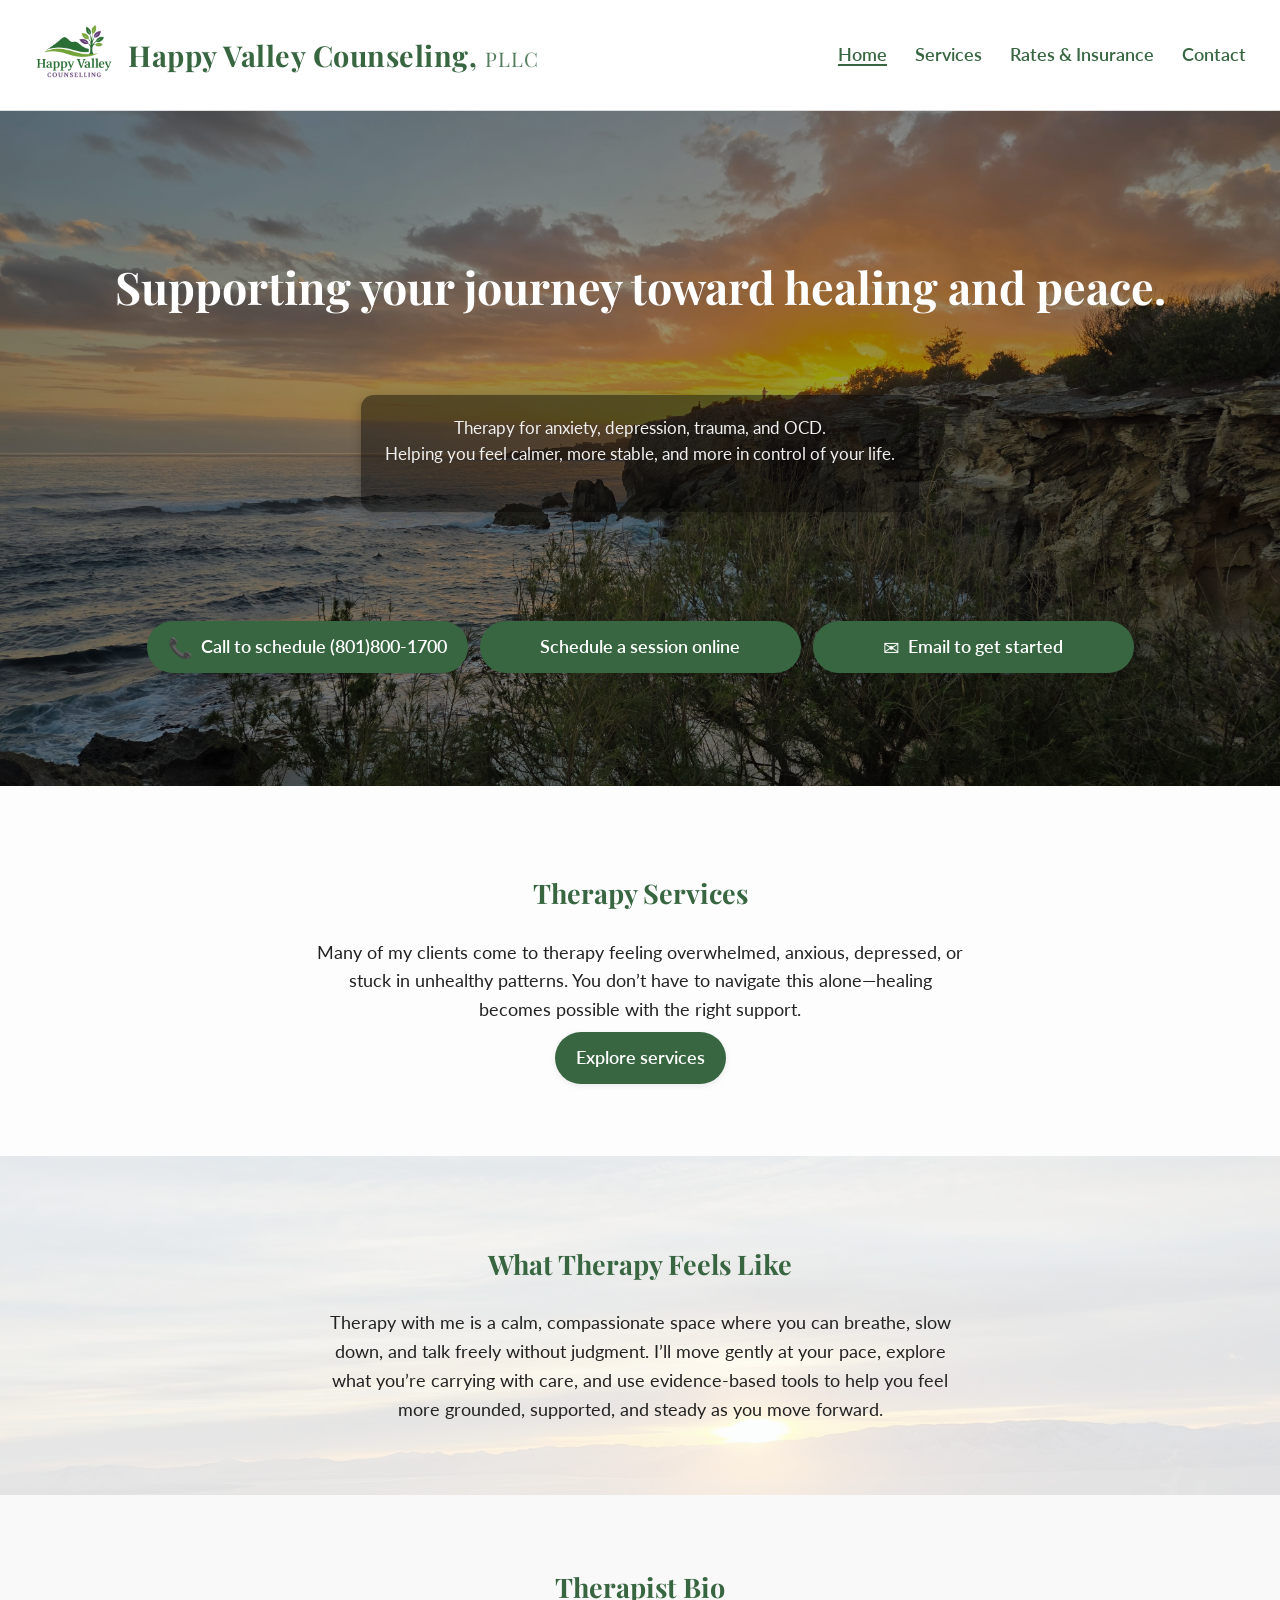
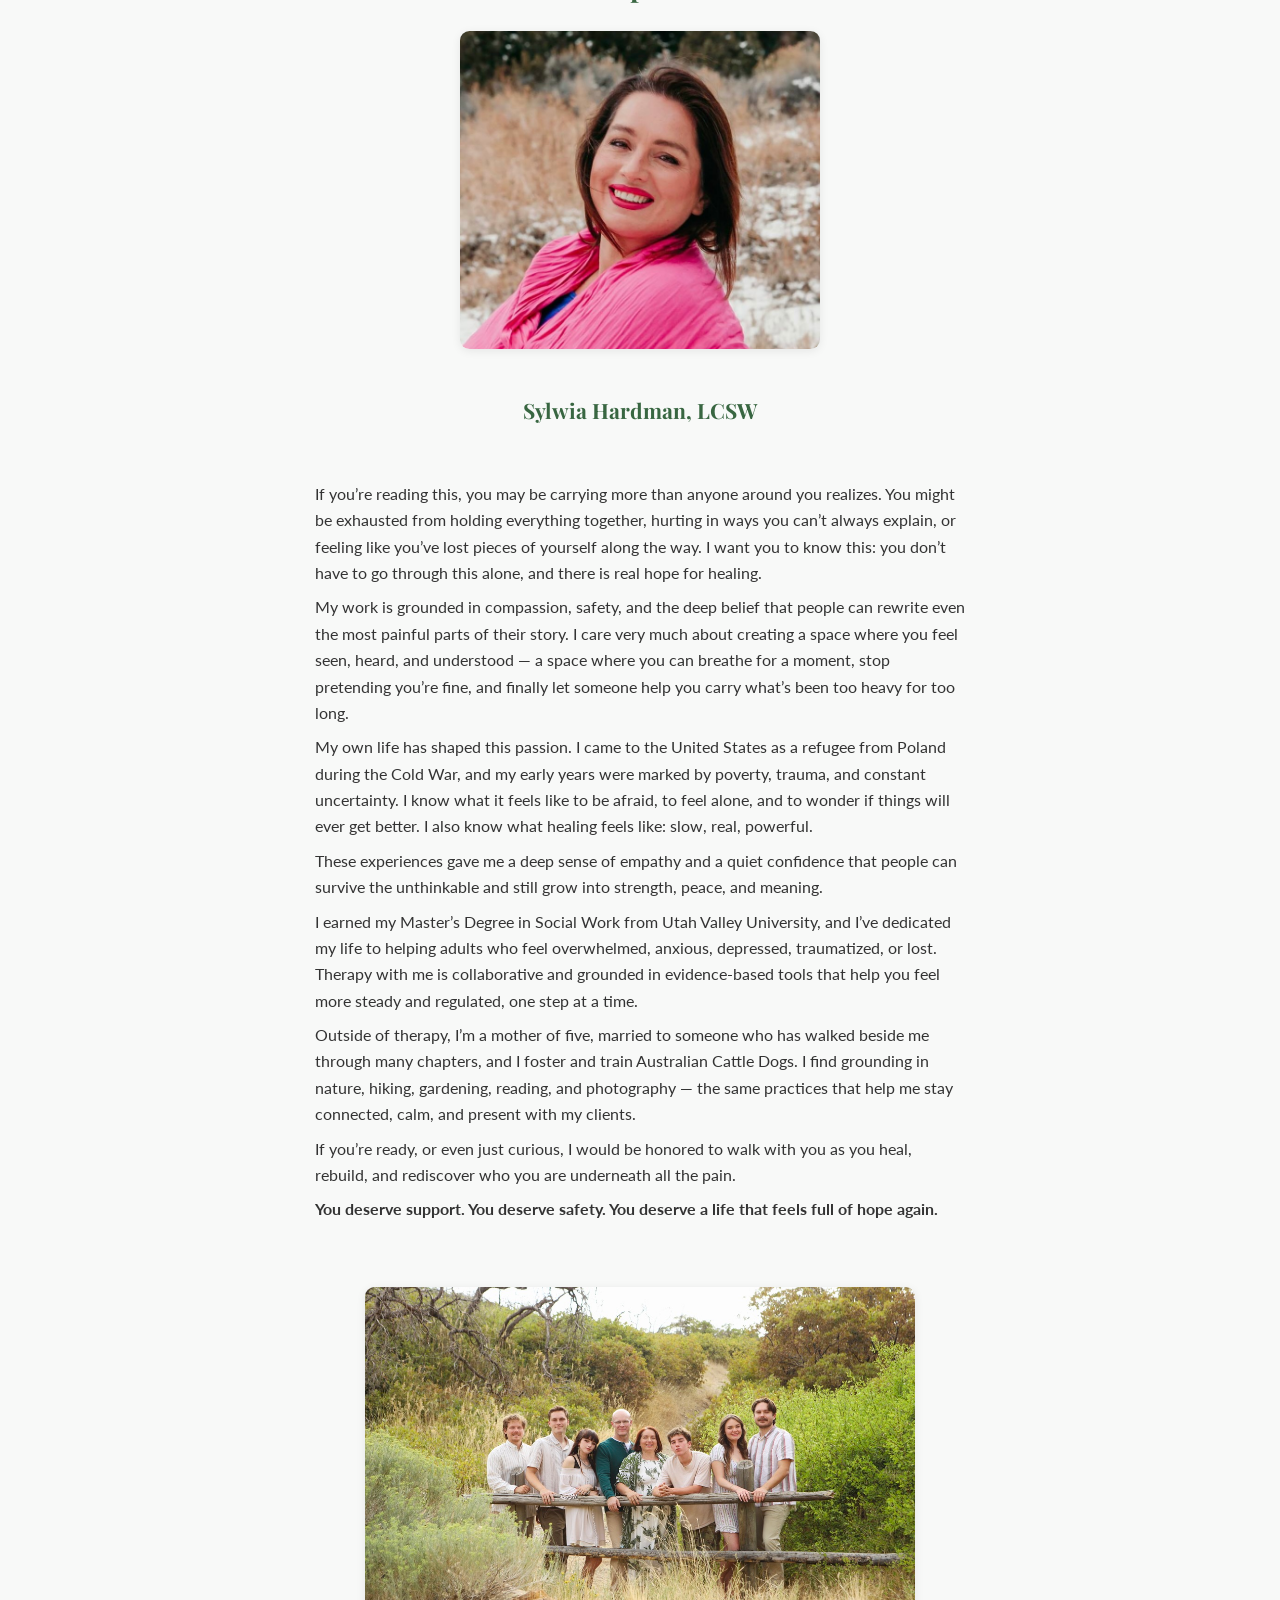
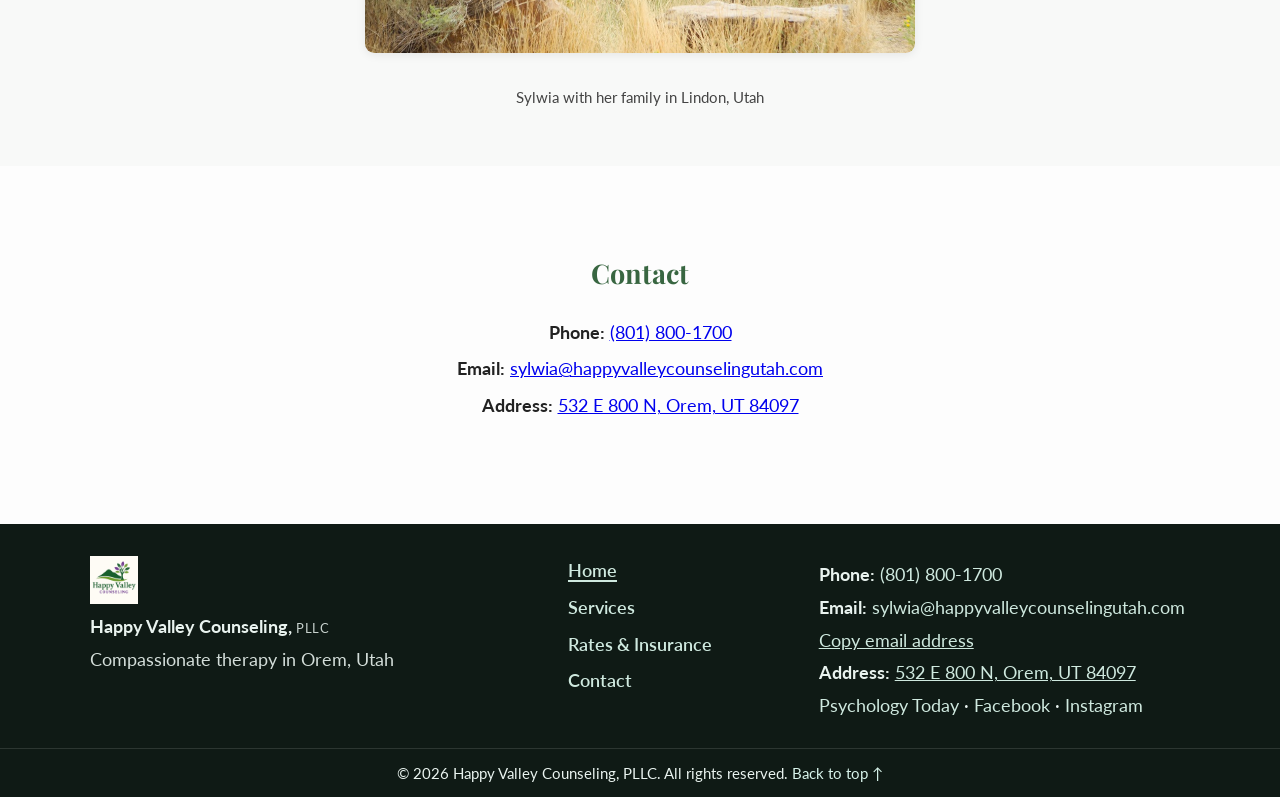
<file: index.html>
<!DOCTYPE html>
<html lang="en">

<head>
  <meta charset="UTF-8">
  <meta name="viewport" content="width=device-width, initial-scale=1.0">
  <meta name="google-site-verification" content="cKlhSfmUFIQVc7iiXiGLEBcvQZn681PYpbDUzbzpVoM" />
  <!-- SEO essentials: title, description, canonical, robots, theme color -->
  <title>Happy Valley Counseling | Therapy in Orem, Utah & Online Across Utah</title>

  <meta name="description"
    content="Happy Valley Counseling, PLLC provides compassionate, evidence-based therapy for adults in Orem and online across Utah. I specialize in anxiety, depression, trauma, OCD, and bipolar disorder, offering in-person and online counseling.">

  <link rel="canonical" href="https://happyvalleycounselingutah.com/">
  <meta name="robots" content="index, follow">
  <meta name="theme-color" content="#2f6e5a">

  <!-- Favicons (replace with your files when you have them) -->
  <link rel="icon" href="/favicon.ico">
  <link rel="icon" type="image/png" sizes="32x32" href="/favicon-32.png">
  <link rel="icon" type="image/png" sizes="192x192" href="/android-chrome-192.png">
  <link rel="apple-touch-icon" href="/apple-touch-icon.png">
  <!-- Open Graph (Facebook, LinkedIn, etc.) -->
  <meta property="og:type" content="website">
  <meta property="og:url" content="https://happyvalleycounselingutah.com/">
  <meta property="og:title" content="Happy Valley Counseling | Therapy in Orem, Utah & Online Across Utah">
  <meta property="og:description"
    content="Happy Valley Counseling, PLLC provides compassionate, evidence-based therapy for adults in Orem and online across Utah. I specialize in anxiety, depression, trauma, OCD, and bipolar disorder, offering in-person and online counseling.">
  <meta property="og:image" content="https://happyvalleycounselingutah.com/images/sunset.jpg">

  <meta property="og:image:width" content="1200">
  <meta property="og:image:height" content="630">
  <meta property="og:site_name" content="Happy Valley Counseling, PLLC">
  <meta property="og:locale" content="en_US">

  <!-- Twitter Card -->
  <meta name="twitter:card" content="summary_large_image">
  <meta name="twitter:title" content="Happy Valley Counseling | Therapy in Orem, Utah & Online Across Utah">
  <meta name="twitter:description"
    content="Happy Valley Counseling, PLLC provides compassionate, evidence-based therapy for adults in Orem and online across Utah. I specialize in anxiety, depression, trauma, OCD, and bipolar disorder, offering in-person and online counseling.">
  <meta name="twitter:image" content="https://happyvalleycounselingutah.com/images/sunset.jpg">

  <!-- Structured Data -->
  <script type="application/ld+json">
{
  "@context": "https://schema.org",
  "@type": "ProfessionalService",
  "name": "Happy Valley Counseling, PLLC",
  "brand": "Happy Valley Counseling",
  "url": "https://happyvalleycounselingutah.com/",
  "@id": "https://happyvalleycounselingutah.com/#business",
  "image": "https://happyvalleycounselingutah.com/images/sunset.jpg",
  "logo": "https://happyvalleycounselingutah.com/images/logo-clear.png",

  "telephone": "+1-801-800-1700",
  "email": "sylwia@happyvalleycounselingutah.com",
  "description": "Happy Valley Counseling, PLLC provides compassionate, evidence-based therapy for adults in Orem and online across Utah. I specialize in anxiety, depression, trauma, OCD, and bipolar disorder, offering in-person and online counseling.",
  "founder": {
    "@type": "Person",
    "name": "Sylwia Lipinska Hardman, LCSW"
  },
  "address": {
    "@type": "PostalAddress",
    "streetAddress": "532 E 800 N",
    "addressLocality": "Orem",
    "addressRegion": "UT",
    "postalCode": "84097",
    "addressCountry": "US"
  },
  "areaServed": [
    { "@type": "City", "name": "Orem" },
    { "@type": "AdministrativeArea", "name": "Utah" }
  ],
  "openingHoursSpecification": [
    {
      "@type": "OpeningHoursSpecification",
      "dayOfWeek": ["Monday","Tuesday","Wednesday","Thursday","Friday"],
      "opens": "09:00",
      "closes": "17:00"
    }
  ],
  "priceRange": "$$",
  "paymentAccepted": "Insurance, Cash, Credit Card",
  "sameAs": [
    "https://www.psychologytoday.com/profile/1217703",
    "https://www.facebook.com/HappyValleyCounselingUtah",
    "https://www.instagram.com/happyvalleycounselingutah/"
  ],
  "knowsAbout": [
    "Anxiety therapy",
    "Anxiety therapy in Orem, Utah",
    "Depression counseling",
    "Depression therapy in Orem, Utah",
    "Trauma therapy",
    "Trauma and PTSD treatment",
    "PTSD therapy in Utah County",
    "OCD treatment",
    "OCD therapy in Utah County",
    "Bipolar disorder support",
    "Accelerated Resolution Therapy (ART)",
    "EMDR therapy",
    "Cognitive Behavioral Therapy (CBT)",
    "Dialectical Behavior Therapy (DBT)",
    "Mindfulness-based therapy",
    "Emotional regulation",
    "Stress management",
    "Grief counseling",
    "Relationship and communication issues",
    "Adult therapy",
    "Adult counseling",
    "Adult counseling in Utah County",
    "Mental health therapy in Orem, Utah"
  ],
  "hasMap": "https://www.google.com/maps/search/?api=1&query=532+E+800+N,+Orem,+UT+84097",
  "geo": {
    "@type": "GeoCoordinates",
    "latitude": 40.3046,
    "longitude": -111.6822
  }
}
</script>


  <!-- Performance for Google Fonts -->
  <link rel="preconnect" href="https://fonts.gstatic.com" crossorigin>


  <link href="https://fonts.googleapis.com/css2?family=Playfair+Display:wght@600&family=Lato:wght@400;600&display=swap"
    rel="stylesheet">

  <!-- Preload hero image for faster first paint -->
  <link rel="preload" as="image" href="/images/sunset.jpg">

  <link rel="stylesheet" href="/styles.css">


</head>

<body>
  <header class="site-header">
    <img src="images/logo-clear.png" alt="Happy Valley Counseling logo" class="logo" width="84" height="84">

    <h1>Happy Valley Counseling, <span class="pllc">PLLC</span></h1>


    <!-- Mobile menu button -->
    <button class="nav-toggle" aria-label="Toggle menu" aria-expanded="false" aria-controls="primary-nav">☰</button>

    <!-- Primary navigation -->
    <nav id="primary-nav" aria-label="Primary">
      <ul>
        <li><a href="#home" aria-current="page">Home</a></li>

        <li><a href="services/">Services</a></li>

        <li><a href="rates/">Rates &amp; Insurance</a></li>

        <li><a href="#contact" class="scroll-link">Contact</a></li>

      </ul>
    </nav>
  </header>


  <main id="main">
    <section id="home" class="hero">
      <h1>Supporting your journey toward healing and peace.</h1>

      <div class="hero-text">
        <p>
          Therapy for anxiety, depression, trauma, and OCD.<br>
          Helping you feel calmer, more stable, and more in control of your life.
        </p>
      </div>


      <div class="cta-group" role="group" aria-label="Contact options to schedule a session">
        <a class="btn btn-primary" href="tel:+18018001700"
          aria-label="Call Happy Valley Counseling at 801-800-1700 to schedule a session">
          <span class="i" aria-hidden="true">📞</span>
          Call to schedule (801)800-1700
        </a>

        <a href="https://www.therapyportal.com/p/happyvalley84097/" class="btn schedule-btn" target="_blank"
          rel="noopener noreferrer" aria-label="Schedule an appointment securely through the client portal">
          Schedule a session online
        </a>


        <a class="btn"
          href="mailto:sylwia@happyvalleycounselingutah.com?subject=Schedule%20a%20session&body=Hello%2C%20I%E2%80%99d%20like%20to%20schedule%20a%20therapy%20session."
          aria-label="Email Happy Valley Counseling to schedule a session">
          <span class="i" aria-hidden="true">✉️</span>
          Email to get started
        </a>
      </div>






    </section>


    <section id="services-intro">
      <h2>Therapy Services</h2>
      <p>
        Many of my clients come to therapy feeling overwhelmed, anxious, depressed, or stuck in unhealthy patterns.
        You don’t have to navigate this alone—healing becomes possible with the right support.
      </p>

      <p>
        <a class="btn btn-primary" href="services/">Explore services</a>
      </p>
    </section>
    <section id="what-therapy-feels-like">
      <div class="therapy-feels-content">
        <h2>What Therapy Feels Like</h2>
        <p>
          Therapy with me is a calm, compassionate space where you can breathe, slow down,
          and talk freely without judgment. I’ll move gently at your pace, explore what you’re
          carrying with care, and use evidence-based tools to help you feel more grounded,
          supported, and steady as you move forward.
        </p>
      </div>
    </section>




    <!-- ===== THERAPIST BIO ===== -->
    <section id="therapist-bio">
      <h2>Therapist Bio</h2>
      <div class="bio-wrap">
        <img src="images/therapist-photo.jpg" loading="lazy" alt="Sylwia Hardman, LCSW" class="bio-photo">

        <h3 class="bio-name">Sylwia Hardman, LCSW</h3>

        <div class="bio-text">
          <p>If you’re reading this, you may be carrying more than anyone around you realizes. You might be exhausted
            from holding everything together, hurting in ways you can’t always explain, or feeling like you’ve lost
            pieces of yourself along the way. I want you to know this: you don’t have to go through this alone, and
            there is real hope for healing.</p>

          <p>My work is grounded in compassion, safety, and the deep belief that people can rewrite even the most
            painful parts of their story. I care very much about creating a space where you feel seen, heard, and
            understood — a space where you can breathe for a moment, stop pretending you’re fine, and finally let
            someone help you carry what’s been too heavy for too long.</p>

          <p>My own life has shaped this passion. I came to the United States as a refugee from Poland during the Cold
            War, and my early years were marked by poverty, trauma, and constant uncertainty. I know what it feels like
            to be afraid, to feel alone, and to wonder if things will ever get better. I also know what healing feels
            like: slow, real, powerful.</p>

          <p>These experiences gave me a deep sense of empathy and a quiet confidence that people can survive the
            unthinkable and still grow into strength, peace, and meaning.</p>

          <p>I earned my Master’s Degree in Social Work from Utah Valley University, and I’ve dedicated my life to
            helping adults who feel overwhelmed, anxious, depressed, traumatized, or lost. Therapy with me is
            collaborative and grounded in evidence-based tools that help you feel more steady and regulated, one step at
            a time.</p>

          <p>Outside of therapy, I’m a mother of five, married to someone who has walked beside me through many
            chapters, and I foster and train Australian Cattle Dogs. I find grounding in nature, hiking, gardening,
            reading, and photography — the same practices that help me stay connected, calm, and present with my
            clients.</p>

          <p>If you’re ready, or even just curious, I would be honored to walk with you as you heal, rebuild, and
            rediscover who you are underneath all the pain.</p>

          <p><strong>You deserve support. You deserve safety. You deserve a life that feels full of hope again.</strong>
          </p>
        </div>

        <img src="images/family-photo.jpg" loading="lazy" alt="Photograph of Sylwia Hardman with her family"
          class="bio-photo family-photo">

        <p class="photo-caption">Sylwia with her family in Lindon, Utah</p>
      </div>
    </section>



    <section id="contact">
      <h2>Contact</h2>
      <p><strong>Phone:</strong> <a href="tel:+18018001700">(801) 800-1700</a></p>
      <p><strong>Email:</strong> <a
          href="mailto:sylwia@happyvalleycounselingutah.com">sylwia@happyvalleycounselingutah.com</a></p>
      <p><strong>Address:</strong>
        <a href="https://www.google.com/maps/search/?api=1&query=532%20E%20800%20N%2C%20Orem%2C%20UT%2084097"
          target="_blank" rel="noopener" aria-label="Open 532 E 800 N, Orem, UT 84097 on Google Maps">
          532 E 800 N, Orem, UT 84097
        </a>
      </p>



    </section>
  </main>
  <footer class="site-footer" role="contentinfo" aria-label="Footer">
    <!-- Top area: brand, nav, contact -->
    <div class="footer-top">
      <div class="footer-brand">
        <img src="images/logo-whitebg.png" alt="Happy Valley Counseling logo" class="footer-logo" width="48"
          height="48">

        <p class="footer-name">Happy Valley Counseling, <span class="pllc">PLLC</span></p>
        <p class="footer-tag">Compassionate therapy in Orem, Utah</p>
      </div>

      <nav class="footer-nav" aria-label="Footer links">
        <ul>
          <li><a href="./" aria-current="page">Home</a></li>
          <li><a href="services/">Services</a></li>
          <li><a href="rates/">Rates &amp; Insurance</a></li>
          <li><a href="#contact">Contact</a></li>
        </ul>
      </nav>

      <div class="footer-contact">
        <p><strong>Phone:</strong> <a href="tel:+18018001700">(801) 800-1700</a></p>
        <p><strong>Email:</strong> <a
            href="mailto:sylwia@happyvalleycounselingutah.com">sylwia@happyvalleycounselingutah.com</a></p>
        <p><a id="copy-email" href="#" onclick="copyEmail(event)">Copy email address</a></p>
        <p><strong>Address:</strong>
          <a href="https://www.google.com/maps/search/?api=1&query=532%20E%20800%20N%2C%20Orem%2C%20UT%2084097"
            target="_blank" rel="noopener" aria-label="Open 532 E 800 N, Orem, UT 84097 on Google Maps">
            532 E 800 N, Orem, UT 84097
          </a>
        </p>
        <p class="footer-social">
          <a href="https://www.psychologytoday.com/profile/1217703" target="_blank" rel="noopener">Psychology
            Today</a> ·
          <a href="https://www.facebook.com/HappyValleyCounselingUtah" target="_blank" rel="noopener">Facebook</a> ·
          <a href="https://www.instagram.com/happy_valley_counseling_utah/" target="_blank" rel="noopener">Instagram</a>
        </p>
      </div>
    </div>

    <!-- Bottom bar -->
    <div class="footer-bottom">
      <p>© <span id="year"></span> Happy Valley Counseling, PLLC. All rights reserved.
        <a href="#home">Back to top ↑</a>
      </p>
    </div>
  </footer>


  <script src="/index.js"></script>

</body>

</html>
</file>
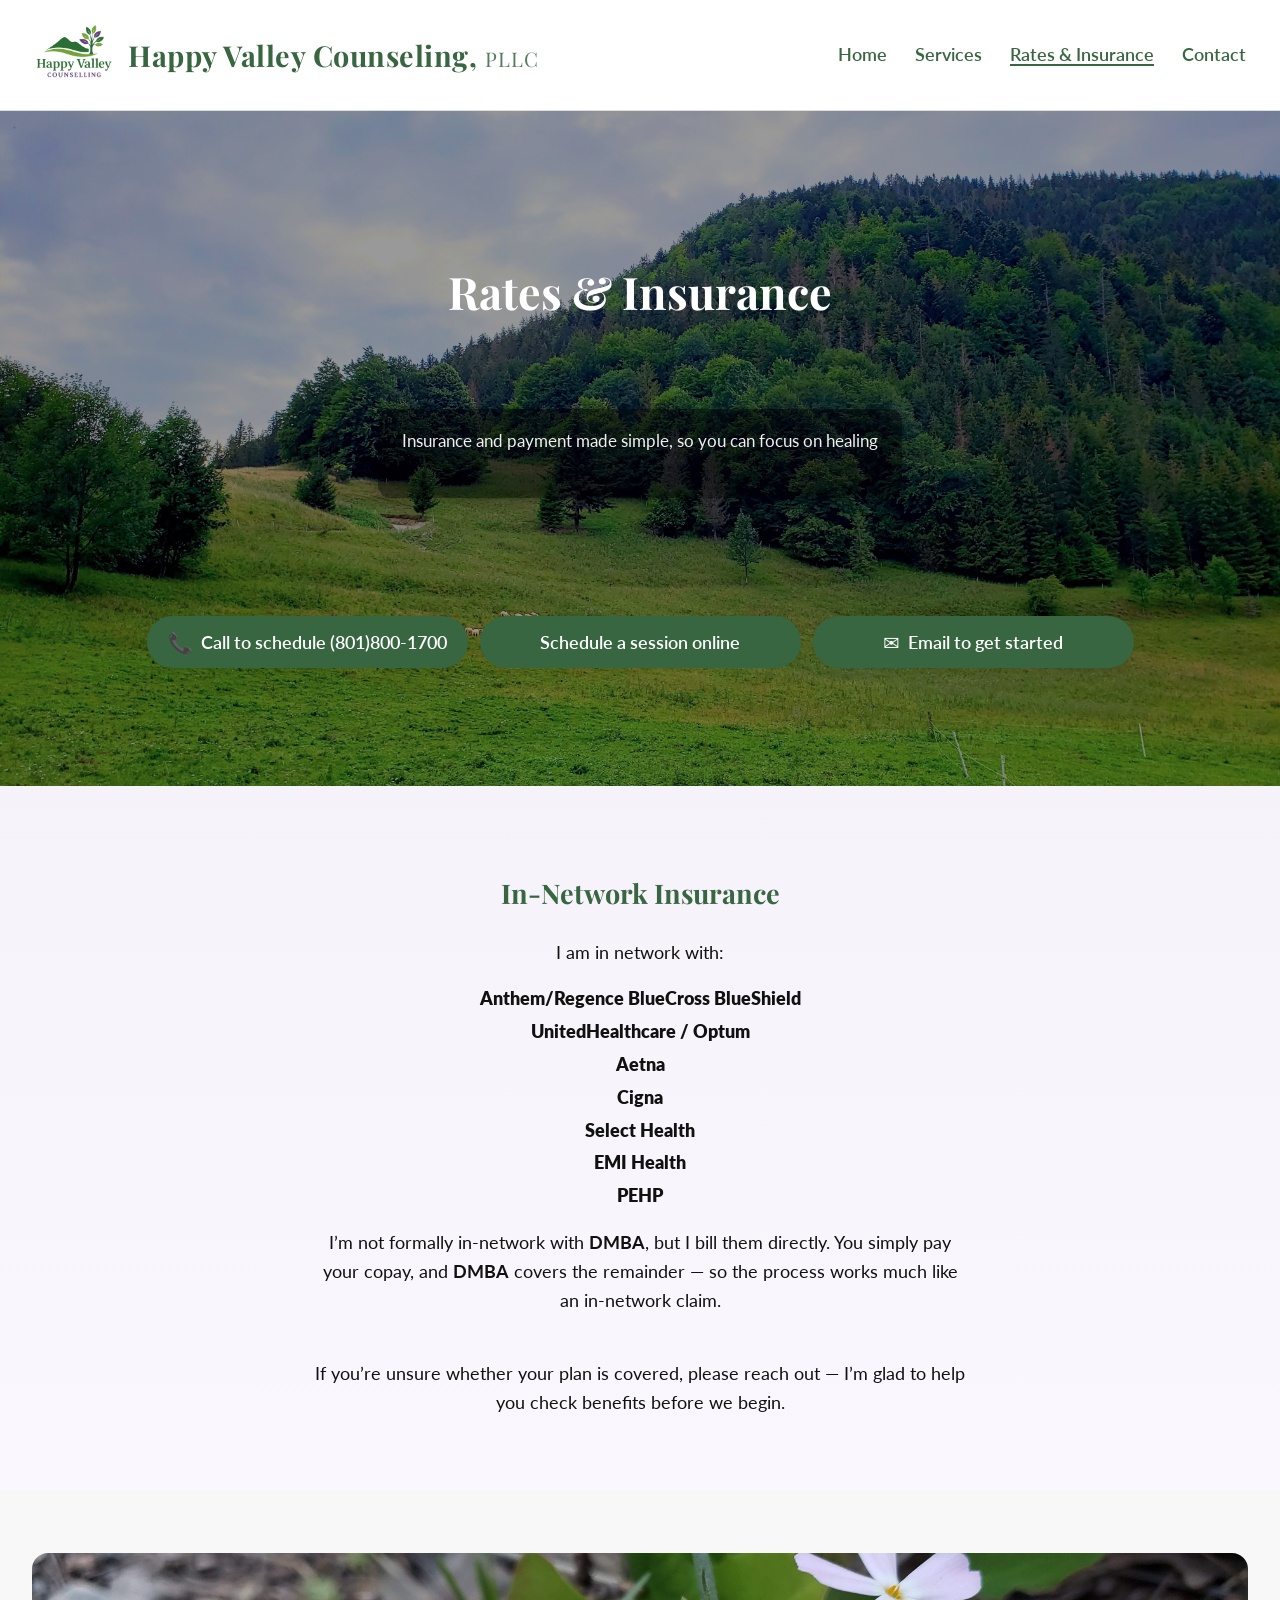
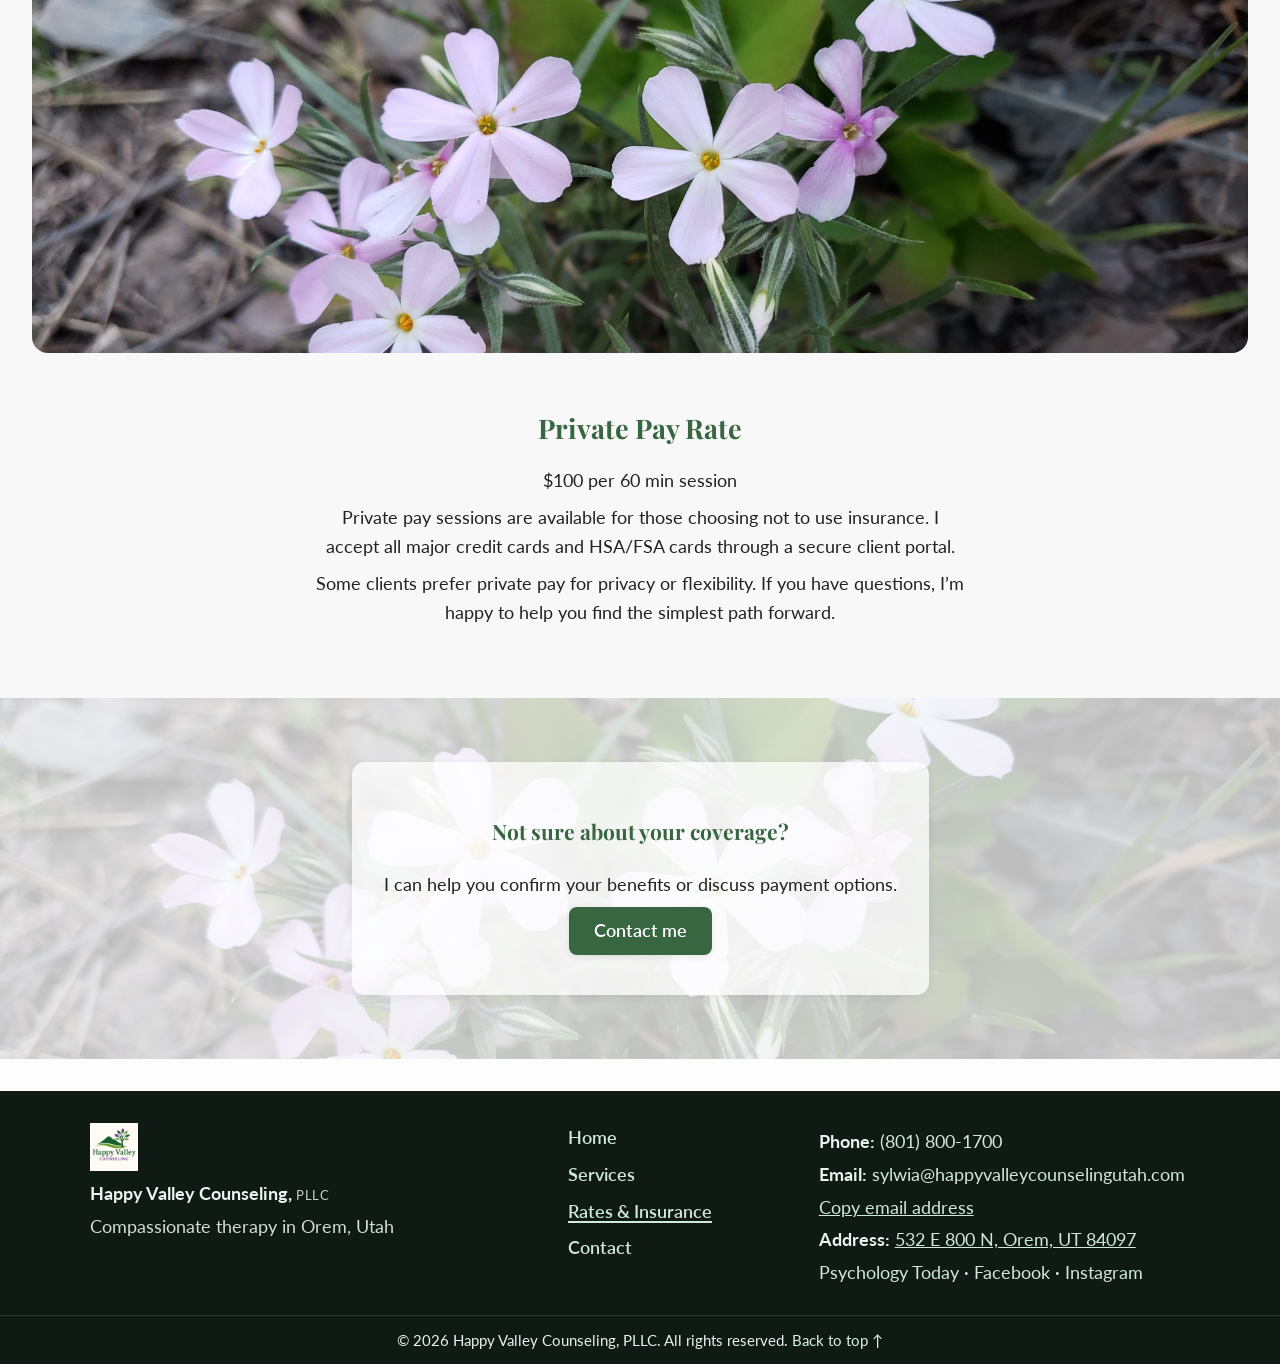
<file: rates/index.html>
<!DOCTYPE html>
<html lang="en">

<head>

    <meta charset="UTF-8" />
    <meta name="viewport" content="width=device-width, initial-scale=1.0" />
    <title>Rates & Insurance | Therapy in Orem, Utah & Online Across Utah</title>

    <meta name="description"
        content="Learn about therapy rates and insurance at Happy Valley Counseling in Orem, Utah. I offer affordable private-pay options and accept many insurance plans for in-person and online therapy across Utah.">

    <link rel="canonical" href="https://happyvalleycounselingutah.com/rates/">

    <meta property="og:type" content="website">
    <meta property="og:url" content="https://happyvalleycounselingutah.com/rates/">
    <meta property="og:title" content="Rates & Insurance | Therapy in Orem, Utah & Online Across Utah">
    <meta property="og:description"
        content="Learn about therapy rates and insurance at Happy Valley Counseling in Orem, Utah. I offer affordable private-pay options and accept many insurance plans for in-person and online therapy across Utah.">

    <meta property="og:image" content="https://happyvalleycounselingutah.com/images/og-image.jpg">

    <meta name="twitter:card" content="summary_large_image">
    <meta name="twitter:title" content="Rates & Insurance | Therapy in Orem, Utah & Online Across Utah">
    <meta name="twitter:description"
        content="Learn about therapy rates and insurance at Happy Valley Counseling in Orem, Utah. I offer affordable private-pay options and accept many insurance plans for in-person and online therapy across Utah.">

    <meta name="twitter:image" content="https://happyvalleycounselingutah.com/images/og-image.jpg">

    <!-- Performance for Google Fonts -->
    <link rel="preconnect" href="https://fonts.gstatic.com" crossorigin>

    <!-- Same fonts as your homepage and services page -->
    <link
        href="https://fonts.googleapis.com/css2?family=Playfair+Display:wght@600&family=Lato:wght@400;600&display=swap"
        rel="stylesheet">
    <!-- Favicons + theme color -->
    <link rel="icon" href="/favicon.ico">
    <link rel="icon" type="image/png" sizes="32x32" href="/favicon-32.png">
    <link rel="icon" type="image/png" sizes="192x192" href="/android-chrome-192.png">
    <link rel="apple-touch-icon" href="/apple-touch-icon.png">
    <meta name="theme-color" content="#2f6e5a">
    <!-- Preload hero image for faster visual load -->
    <link rel="preload" as="image" href="/images/hero-rates.jpg" type="image/jpeg">

    <link rel="stylesheet" href="/styles.css">



</head>

<body>
    <!-- ===== Header (exact structure as homepage; paths adjusted) ===== -->
    <header class="site-header">
        <img src="../images/logo-clear.png" alt="Happy Valley Counseling logo" class="logo" width="84" height="84">
        <h1>Happy Valley Counseling, <span class="pllc">PLLC</span></h1>

        <!-- Mobile menu button -->
        <button class="nav-toggle" aria-label="Toggle menu" aria-expanded="false" aria-controls="primary-nav">☰</button>

        <!-- Primary navigation -->
        <nav id="primary-nav" aria-label="Primary">
            <ul>
                <li><a href="../">Home</a></li>
                <li><a href="../services/">Services</a></li>
                <li><a href="./" aria-current="page">Rates &amp; Insurance</a></li>
                <li><a href="../#contact" class="scroll-link">Contact</a></li>
            </ul>
        </nav>

    </header>
    <main>
        <!-- ===== Hero (matches homepage exactly, with new words) ===== -->
        <section id="rates-hero" class="hero hero-insurance">

            <h1>Rates & Insurance</h1>

            <div class="hero-text">
                <p>Insurance and payment made simple, so you can focus on healing</p>
            </div>

            <div class="cta-group" role="group" aria-label="Contact options to schedule a session">
                <a class="btn btn-primary" href="tel:+18018001700"
                    aria-label="Call Happy Valley Counseling at 801-800-1700 to schedule a session">
                    <span class="i" aria-hidden="true">📞</span>
                    Call to schedule (801)800-1700
                </a>

                <a href="https://www.therapyportal.com/p/happyvalley84097/" class="btn schedule-btn" target="_blank"
                    rel="noopener noreferrer" aria-label="Schedule an appointment securely through the client portal">
                    Schedule a session online
                </a>


                <a class="btn"
                    href="mailto:sylwia@happyvalleycounselingutah.com?subject=Schedule%20a%20session&body=Hello%2C%20I%E2%80%99d%20like%20to%20schedule%20a%20therapy%20session."
                    aria-label="Email Happy Valley Counseling to schedule a session">
                    <span class="i" aria-hidden="true">✉️</span>
                    Email to get started
                </a>
            </div>






        </section>




        <!-- ===== In-Network Insurance ===== -->
        <section id="insurance" class="center-section purple-tint">

            <h2>In-Network Insurance</h2>
            <p>I am in network with:</p>
            <ul>
                <li>Anthem/Regence BlueCross BlueShield</li>
                <li>UnitedHealthcare / Optum</li>
                <li>Aetna</li>
                <li>Cigna</li>
                <li>Select Health</li>
                <li>EMI Health</li>
                <li>PEHP</li>
            </ul>

            <p>I’m not formally in-network with <strong>DMBA</strong>, but I bill them directly. You simply pay your
                copay, and <strong>DMBA</strong> covers the remainder — so the process works much like an in-network
                claim.</p>
            <br>
            <p class="soft-note"> If you’re unsure whether your plan is covered, please reach
                out — I’m glad to help you check benefits before we begin.</p>
        </section>


        <!-- ===== Private Pay Section (flipped) ===== -->
        <section class="split-section alt">
            <img src="../images/private-pay.jpg" loading="lazy" alt="Light purple wild flowers for a peaceful mood"
                class="split-image left" />

            <div class="split-text right">
                <h2>Private Pay Rate</h2>
                <p>$100 per 60 min session</p>
                <p>Private pay sessions are available for those choosing not to use insurance. I accept all major credit
                    cards and HSA/FSA cards through a secure client portal.</p>
                <p class="soft-note">
                    Some clients prefer private pay for privacy or flexibility. If you have questions,
                    I’m happy to help you find the simplest path forward.
                </p>
            </div>
        </section>




        <!-- ===== Gentle closing CTA ===== -->
        <section class="closing-cta">
            <div class="closing-box">
                <h3>Not sure about your coverage?</h3>
                <p>I can help you confirm your benefits or discuss payment options.</p>
                <p><a class="btn" href="/#contact">Contact me</a></p>

            </div>
        </section>

    </main>

    <!-- ===== Footer (exact structure as homepage; paths adjusted) ===== -->
    <footer class="site-footer" role="contentinfo" aria-label="Footer">
        <!-- Top area: brand, nav, contact -->
        <div class="footer-top">
            <div class="footer-brand">
                <img src="../images/logo-whitebg.png" alt="Happy Valley Counseling logo" class="footer-logo" width="48"
                    height="48">

                <p class="footer-name">Happy Valley Counseling, <span class="pllc">PLLC</span></p>
                <p class="footer-tag">Compassionate therapy in Orem, Utah</p>
            </div>

            <nav class="footer-nav" aria-label="Footer links">
                <ul>
                    <li><a href="../">Home</a></li>
                    <li><a href="../services/">Services</a></li>
                    <li><a href="./" aria-current="page">Rates &amp; Insurance</a></li>
                    <li><a href="../#contact">Contact</a></li>
                </ul>
            </nav>


            <div class="footer-contact">
                <p><strong>Phone:</strong> <a href="tel:+18018001700">(801) 800-1700</a></p>
                <p><strong>Email:</strong> <a
                        href="mailto:sylwia@happyvalleycounselingutah.com">sylwia@happyvalleycounselingutah.com</a></p>
                <p><a id="copy-email" href="#" onclick="copyEmail(event)">Copy email address</a></p>

                <p><strong>Address:</strong>
                    <a href="https://www.google.com/maps/search/?api=1&query=532%20E%20800%20N%2C%20Orem%2C%20UT%2084097"
                        target="_blank" rel="noopener">
                        532 E 800 N, Orem, UT 84097
                    </a>
                </p>
                <p class="footer-social">
                    <a href="https://www.psychologytoday.com/profile/1217703" target="_blank" rel="noopener">Psychology
                        Today</a> ·
                    <a href="https://www.facebook.com/HappyValleyCounselingUtah" target="_blank"
                        rel="noopener">Facebook</a> ·
                    <a href="https://www.instagram.com/happyvalleycounselingutah/" target="_blank"
                        rel="noopener">Instagram</a>
                </p>
            </div>
        </div>

        <!-- Bottom bar -->
        <div class="footer-bottom">
            <p>© <span id="year"></span> Happy Valley Counseling, PLLC. All rights reserved.
                <a href="#rates-hero">Back to top ↑</a>
            </p>
        </div>

    </footer>


    <!-- Same JS file as homepage (one level up) -->
    <script src="/index.js"></script>

</body>

</html>
</file>
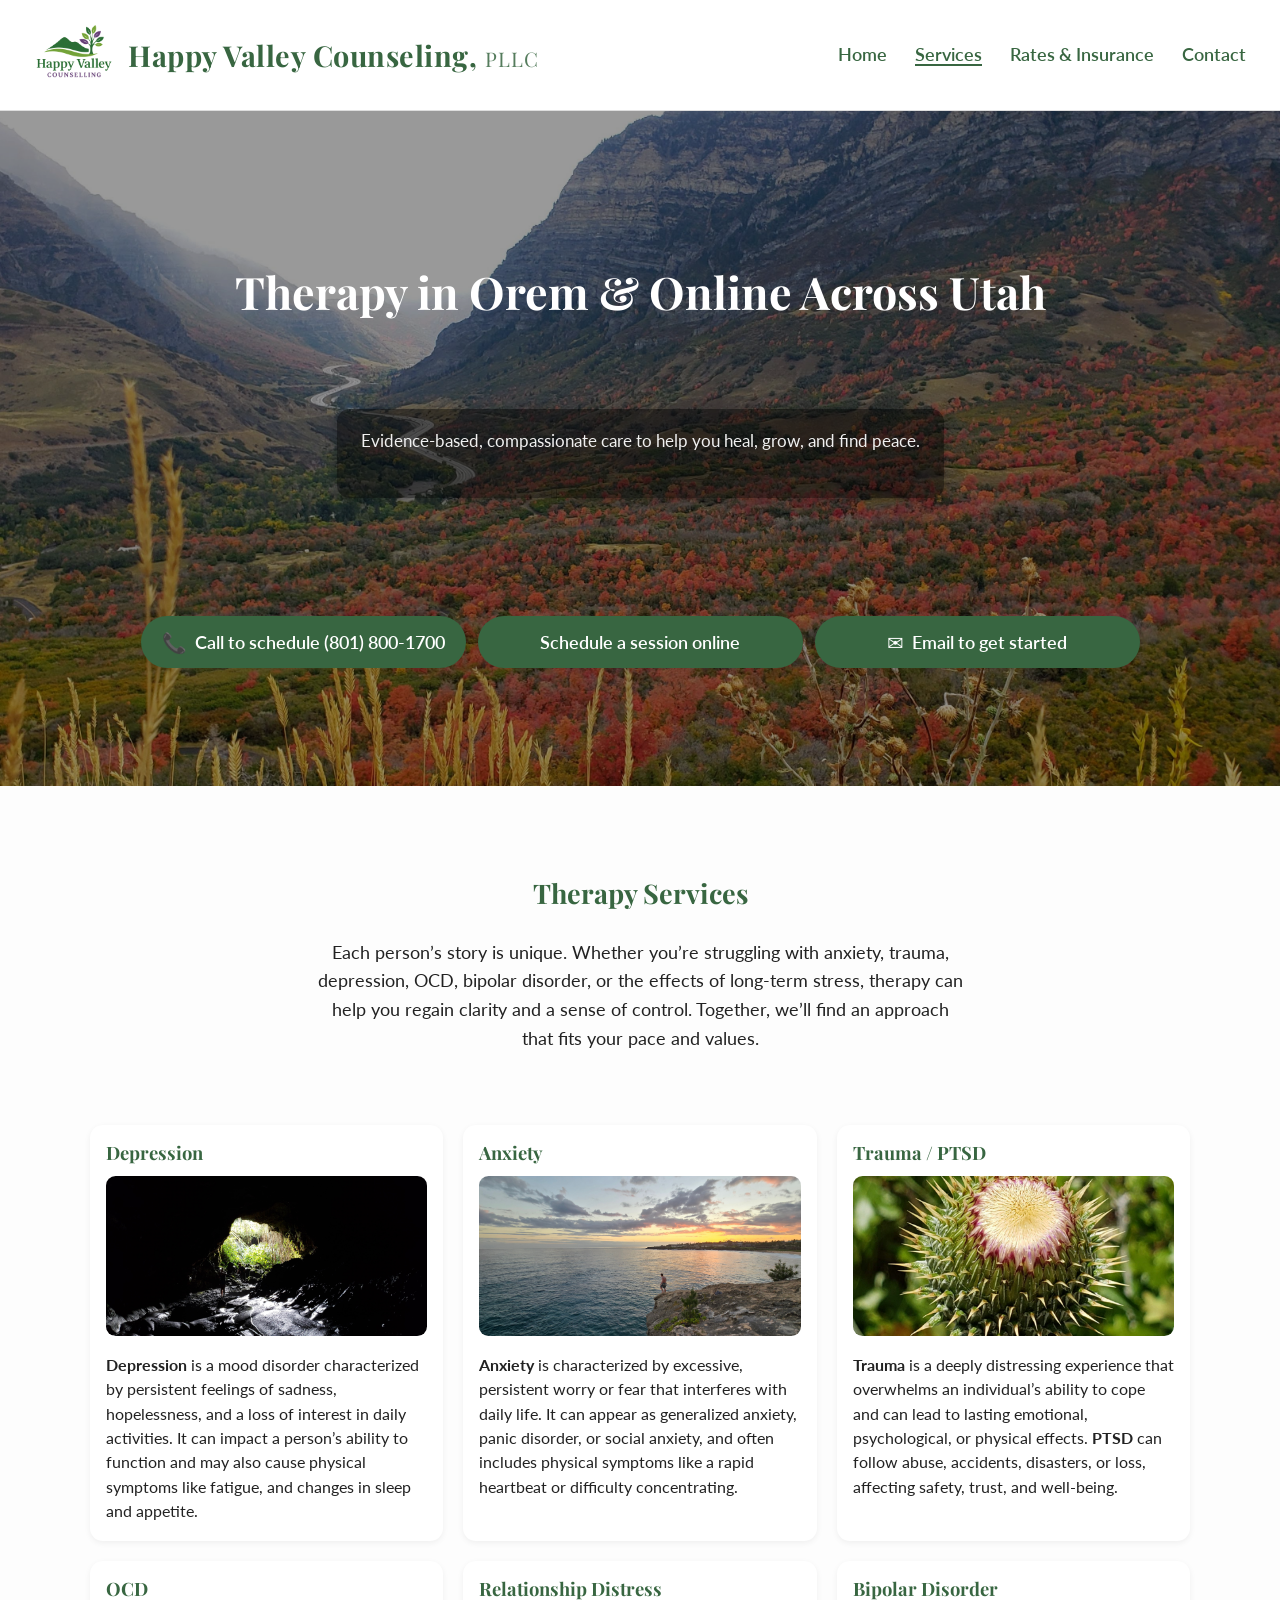
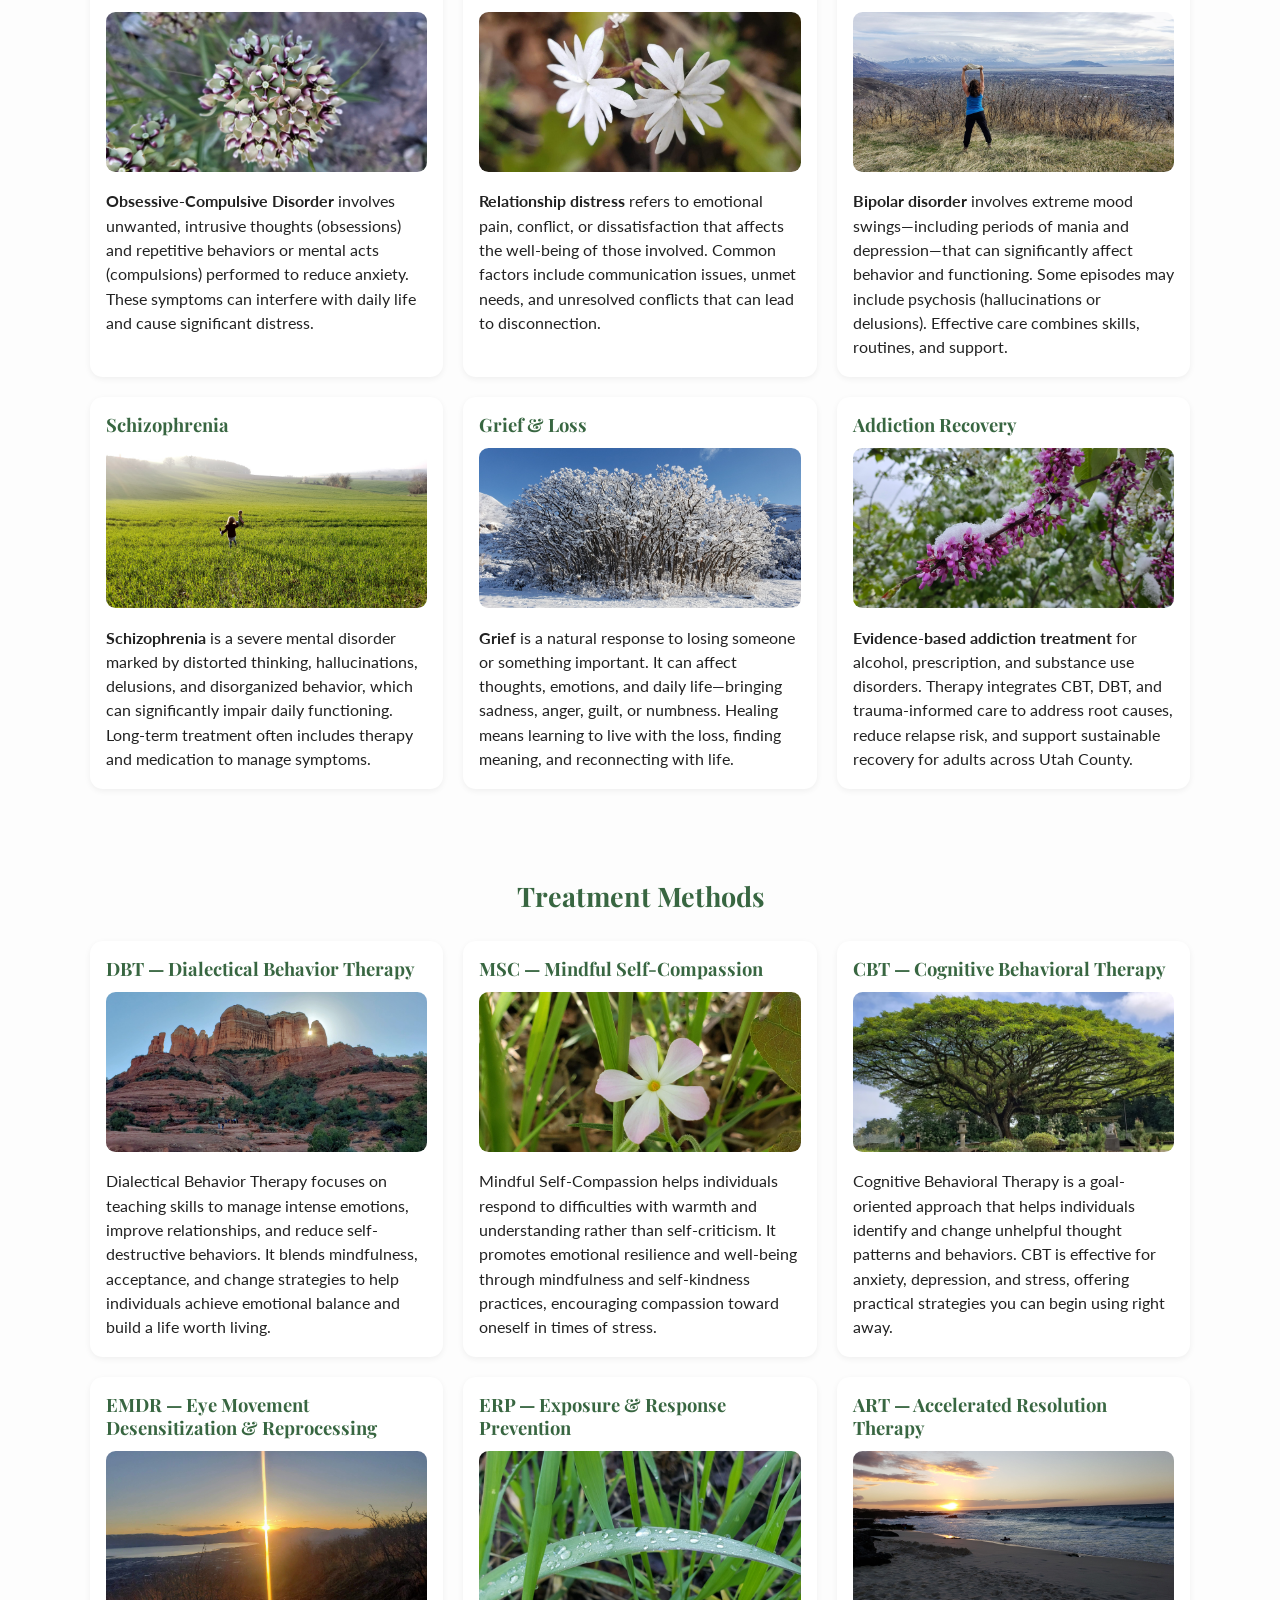
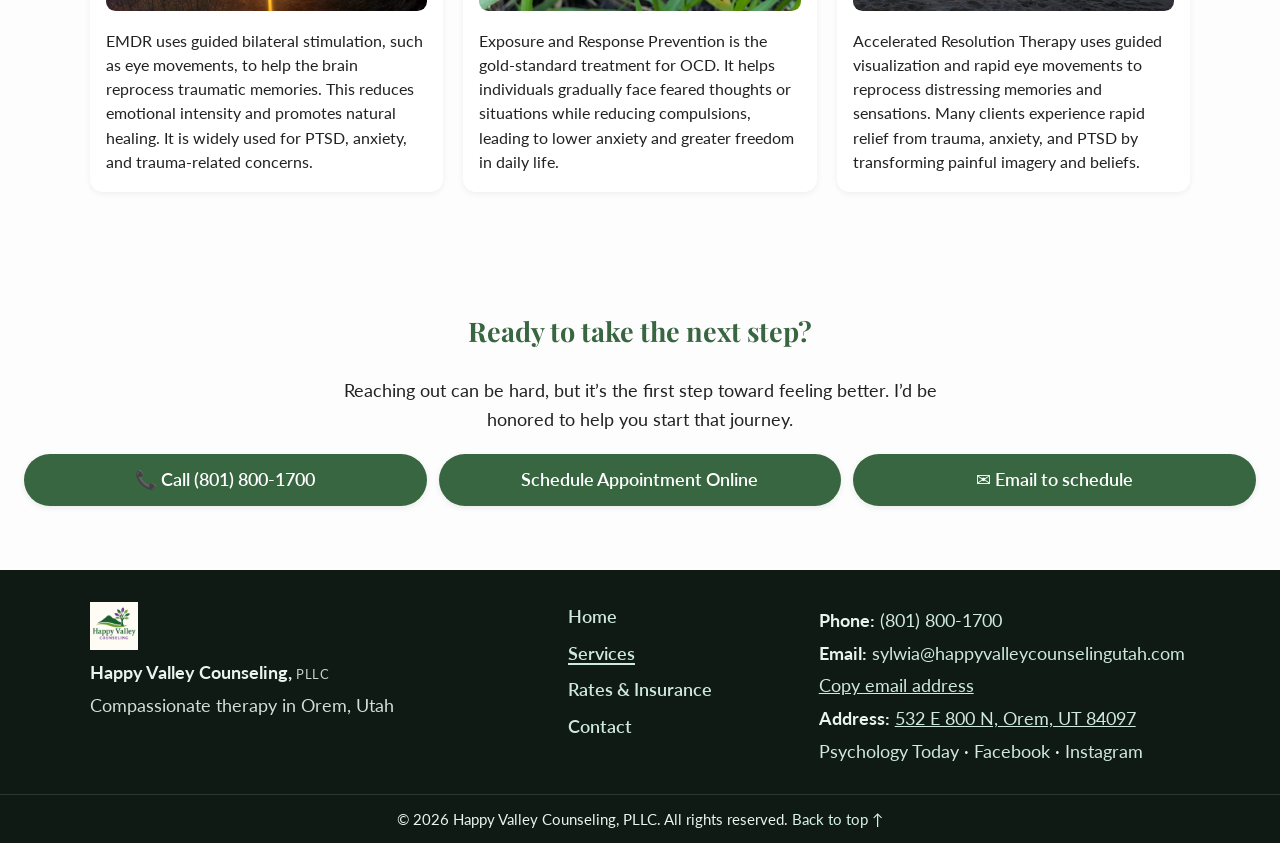
<file: services/index.html>
<!DOCTYPE html>
<html lang="en">

<head>
    <meta charset="UTF-8" />
    <meta name="viewport" content="width=device-width, initial-scale=1.0" />
    <title>Therapy Services in Orem, Utah & Online Across Utah | Happy Valley Counseling</title>

    <meta name="description"
        content="Explore therapy services at Happy Valley Counseling in Orem, Utah. I provide evidence-based treatment for anxiety, depression, trauma, PTSD, OCD, bipolar disorder, grief, and more. In-person and online sessions available across Utah.">

    <!-- SEO and Social Metadata -->
    <link rel="canonical" href="https://happyvalleycounselingutah.com/services/">

    <meta property="og:type" content="website">
    <meta property="og:url" content="https://happyvalleycounselingutah.com/services/">
    <meta property="og:title" content="Therapy Services in Orem, Utah & Online Across Utah | Happy Valley Counseling">

    <meta property="og:description"
        content="Evidence-based therapy services for anxiety, trauma, depression, OCD, and more. In-person in Orem or online across Utah.">

    <meta property="og:image" content="https://happyvalleycounselingutah.com/images/og-image.jpg">

    <meta name="twitter:card" content="summary_large_image">
    <meta name="twitter:title" content="Therapy Services in Orem, Utah & Online Across Utah">

    <meta name="twitter:description"
        content="Evidence-based therapy for anxiety, depression, trauma, OCD, and more. In-person in Orem or online across Utah.">

    <meta name="twitter:image" content="https://happyvalleycounselingutah.com/images/og-image.jpg">

    <!-- same fonts + your site styles -->
    <link
        href="https://fonts.googleapis.com/css2?family=Playfair+Display:wght@600&family=Lato:wght@400;600&display=swap"
        rel="stylesheet">
    <!-- Favicons + theme color -->
    <link rel="icon" href="/favicon.ico">
    <link rel="icon" type="image/png" sizes="32x32" href="/favicon-32.png">
    <link rel="icon" type="image/png" sizes="192x192" href="/android-chrome-192.png">
    <link rel="apple-touch-icon" href="/apple-touch-icon.png">
    <meta name="theme-color" content="#2f6e5a">
    <link rel="preload" as="image" href="../images/hero-services.jpg">

    <link rel="stylesheet" href="/styles.css">

</head>

<body>
    <!-- ===== Header (copied from your site) ===== -->
    <header class="site-header">
        <img src="../images/logo-clear.png" alt="Happy Valley Counseling logo" class="logo" />
        <h1>Happy Valley Counseling, <span class="pllc">PLLC</span></h1>

        <button class="nav-toggle" aria-label="Toggle menu" aria-expanded="false" aria-controls="primary-nav">☰</button>

        <nav id="primary-nav" aria-label="Primary">
            <ul>
                <li><a href="../">Home</a></li>
                <li><a href="./" aria-current="page">Services</a></li>
                <li><a href="../rates/">Rates &amp; Insurance</a></li>
                <li><a href="../#contact">Contact</a></li>
            </ul>
        </nav>
    </header>
    <main id="main">

        <!-- ===== Services Hero (new banner) ===== -->
        <!-- Put your hero photo at the project root as: hero-services.jpg -->
        <section class="hero" aria-labelledby="services-hero-heading"
            style="background-image:url('../images/hero-services.jpg'); background-position:center; background-size:cover;">
            <h1 id="services-hero-heading">Therapy in Orem &amp; Online Across Utah</h1>

            <div class="hero-text">
                <p>Evidence-based, compassionate care to help you heal, grow, and find peace.</p>
            </div>

            <div class="cta-group" role="group" aria-label="Contact options to schedule a session">
                <a class="btn" href="tel:+18018001700"
                    aria-label="Call Happy Valley Counseling at 801-800-1700 to schedule a session">
                    <span class="i" aria-hidden="true">📞</span>
                    Call to schedule (801) 800-1700
                </a>
                <a href="https://www.therapyportal.com/p/happyvalley84097/" class="btn schedule-btn" target="_blank"
                    rel="noopener noreferrer" aria-label="Schedule an appointment securely through the client portal">
                    Schedule a session online
                </a>
                <a class="btn"
                    href="mailto:sylwia@happyvalleycounselingutah.com?subject=Schedule%20a%20session&body=Hello%2C%20I%E2%80%99d%20like%20to%20schedule%20a%20therapy%20session."
                    aria-label="Email Happy Valley Counseling to schedule a session">
                    <span class="i" aria-hidden="true">✉️</span>
                    Email to get started
                </a>
            </div>
            <!-- Invisible caption for SEO and accessibility -->
            <p class="visually-hidden">
                Mountains in Provo Canyon, Provo, Utah, symbolizing healing, growth, and clarity through therapy.
            </p>
        </section>

        <!-- ===== Intro paragraph ===== -->
        <section aria-labelledby="services-intro-heading">
            <h2 id="services-intro-heading">Therapy Services</h2>

            <p>Each person’s story is unique. Whether you’re struggling with anxiety, trauma, depression, OCD, bipolar
                disorder, or the effects of
                long-term stress, therapy can help you regain clarity and a sense of control. Together, we’ll find an
                approach that fits your pace and values.</p>
        </section>

        <!-- ===== Service Grid (reusing your existing card layout) ===== -->



        <div class="service-grid" role="list">

            <!-- Depression -->
            <article class="service-card" role="listitem">
                <h3>Depression</h3>
                <img src="../images/services-depression.jpg" loading="lazy"
                    alt="Person standing inside a dark cave with a light representing hope">
                <p><strong>Depression</strong> is a mood disorder characterized by persistent feelings of sadness,
                    hopelessness, and a loss of interest in daily activities. It can impact a person’s ability to
                    function
                    and may also cause physical symptoms like fatigue, and changes in sleep and appetite.</p>
            </article>

            <!-- Anxiety -->
            <article class="service-card" role="listitem">
                <h3>Anxiety</h3>
                <img src="../images/services-anxiety.jpg" loading="lazy"
                    alt="Person standing on the edge of a cliff representing overcoming anxiety">
                <p><strong>Anxiety</strong> is characterized by excessive, persistent worry or fear that interferes with
                    daily life. It can appear as generalized anxiety, panic disorder, or social anxiety, and often
                    includes
                    physical symptoms like a rapid heartbeat or difficulty concentrating.</p>
            </article>

            <!-- Trauma / PTSD -->
            <article class="service-card" role="listitem">
                <h3>Trauma / PTSD</h3>
                <img src="../images/services-trauma.jpg" loading="lazy"
                    alt="Thistle flower representing resilience and healing from trauma">
                <p><strong>Trauma</strong> is a deeply distressing experience that overwhelms an individual’s ability to
                    cope and can lead to lasting emotional, psychological, or physical effects. <strong>PTSD</strong>
                    can
                    follow abuse, accidents, disasters, or loss, affecting safety, trust, and well-being.</p>
            </article>

            <!-- OCD -->
            <article class="service-card" role="listitem">
                <h3>OCD</h3>
                <img src="../images/services-ocd.jpg" loading="lazy"
                    alt="Milkweed flower representing growth and freedom from OCD">
                <p><strong>Obsessive-Compulsive Disorder</strong> involves unwanted, intrusive thoughts (obsessions) and
                    repetitive behaviors or mental acts (compulsions) performed to reduce anxiety. These symptoms can
                    interfere with daily life and cause significant distress.</p>
            </article>

            <!-- Relationship Distress -->
            <article class="service-card" role="listitem">
                <h3>Relationship Distress</h3>
                <img src="../images/services-relationships.jpg" loading="lazy"
                    alt="Two flowers growing together representing healthy relationships">
                <p><strong>Relationship distress</strong> refers to emotional pain, conflict, or dissatisfaction that
                    affects the well-being of those involved. Common factors include communication issues, unmet needs,
                    and
                    unresolved conflicts that can lead to disconnection.</p>
            </article>

            <!-- Bipolar Disorder -->
            <article class="service-card" role="listitem">
                <h3>Bipolar Disorder</h3>
                <img src="../images/services-bipolar.jpg" loading="lazy"
                    alt="Person standing holding a heavy rock above their head representing overcoming challenges">
                <p><strong>Bipolar disorder</strong> involves extreme mood swings—including periods of mania and
                    depression—that can significantly affect behavior and functioning. Some episodes may include
                    psychosis
                    (hallucinations or delusions). Effective care combines skills, routines, and support.</p>
            </article>

            <!-- Schizophrenia -->
            <article class="service-card" role="listitem">
                <h3>Schizophrenia</h3>
                <img src="../images/services-schizophrenia.jpg" loading="lazy"
                    alt="Open landscape symbolizing grounded support and stability">
                <p><strong>Schizophrenia</strong> is a severe mental disorder marked by distorted thinking,
                    hallucinations,
                    delusions, and disorganized behavior, which can significantly impair daily functioning. Long-term
                    treatment often includes therapy and medication to manage symptoms.</p>
            </article>

            <!-- Grief & Loss -->
            <article class="service-card" role="listitem">
                <h3>Grief &amp; Loss</h3>
                <img src="../images/services-grief.jpg" loading="lazy"
                    alt="Shrubs covered in snow representing the cycle of life and healing from grief">
                <p><strong>Grief</strong> is a natural response to losing someone or something important. It can affect
                    thoughts, emotions, and daily life—bringing sadness, anger, guilt, or numbness. Healing means
                    learning
                    to live with the loss, finding meaning, and reconnecting with life.</p>
            </article>

            <!-- Addiction Recovery -->
            <article class="service-card" role="listitem">
                <h3>Addiction Recovery</h3>
                <img src="../images/services-addiction.jpg" loading="lazy"
                    alt="Blooming tree branch covered in snow representing growth and renewal in addiction recovery">
                <p><strong>Evidence-based addiction treatment</strong> for alcohol, prescription, and substance use
                    disorders. Therapy integrates CBT, DBT, and trauma-informed care to address root causes, reduce
                    relapse
                    risk, and support sustainable recovery for adults across Utah County.</p>
            </article>


        </div>

        <section id="treatment-methods" class="services" aria-labelledby="methods-heading">
            <h2 id="methods-heading">Treatment Methods</h2>

            <div class="service-grid" role="list">
                <!-- DBT -->
                <article class="service-card" role="listitem">
                    <h3>DBT — Dialectical Behavior Therapy</h3>
                    <img src="../images/method-dbt.jpg" loading="lazy"
                        alt="Sunrise coming through a rock structure symbolizing hope when implementing Dialectical Behavior Therapy (DBT)">
                    <p>Dialectical Behavior Therapy focuses on teaching skills to manage intense emotions, improve
                        relationships, and reduce self-destructive behaviors. It blends mindfulness, acceptance, and
                        change
                        strategies to help individuals achieve emotional balance and build a life worth living.</p>
                </article>

                <!-- MSC -->
                <article class=" service-card" role="listitem">
                    <h3>MSC — Mindful Self-Compassion</h3>
                    <img src="../images/method-msc.jpg" loading="lazy"
                        alt="A single spring flower symbolizing self kindness that we begin to practice when we learn Mindful Self-Compassion therapy in Utah">
                    <p>Mindful Self-Compassion helps individuals respond to difficulties with warmth and understanding
                        rather than self-criticism. It promotes emotional resilience and well-being through mindfulness
                        and
                        self-kindness practices, encouraging compassion toward oneself in times of stress.</p>
                </article>

                <!-- CBT -->
                <article class="service-card" role="listitem">
                    <h3>CBT — Cognitive Behavioral Therapy</h3>
                    <img src="../images/method-cbt.jpg" loading="lazy"
                        alt="Large tree canopy symbolizing Cognitive Behavioral Therapy (CBT) techniques for anxiety and depression">
                    <p>Cognitive Behavioral Therapy is a goal-oriented approach that helps individuals identify and
                        change
                        unhelpful thought patterns and behaviors. CBT is effective for anxiety, depression, and stress,
                        offering practical strategies you can begin using right away.</p>
                </article>

                <!-- EMDR -->
                <article class="service-card" role="listitem">
                    <h3>EMDR — Eye Movement Desensitization & Reprocessing</h3>
                    <img src="../images/method-emdr.jpg" loading="lazy"
                        alt="Light on ocean horizon symbolizing Eye Movement Desensitization and Reprocessing EMDR trauma therapy and emotional healing">
                    <p>EMDR uses guided bilateral stimulation, such as eye movements, to help the brain reprocess
                        traumatic
                        memories. This reduces emotional intensity and promotes natural healing. It is widely used for
                        PTSD,
                        anxiety, and trauma-related concerns.</p>
                </article>

                <!-- ERP -->
                <article class="service-card" role="listitem">
                    <h3>ERP — Exposure & Response Prevention</h3>
                    <img src="../images/method-erp.jpg" loading="lazy"
                        alt="Water droplets on a blade of grass symbolizing Exposure and Response Prevention ERP therapy for Obsessive-Compulsive Disorder OCD">
                    <p>Exposure and Response Prevention is the gold-standard treatment for OCD. It helps individuals
                        gradually face feared thoughts or situations while reducing compulsions, leading to lower
                        anxiety
                        and greater freedom in daily life.</p>
                </article>

                <!-- ART -->
                <article class="service-card" role="listitem">
                    <h3>ART — Accelerated Resolution Therapy</h3>
                    <img src="../images/method-art.jpg" loading="lazy"
                        alt="Sunset on the ocean representing Accelerated Resolution Therapy (ART) for trauma and anxiety relief">
                    <p>Accelerated Resolution Therapy uses guided visualization and rapid eye movements to reprocess
                        distressing memories and sensations. Many clients experience rapid relief from trauma, anxiety,
                        and
                        PTSD by transforming painful imagery and beliefs.</p>
                </article>
            </div>
        </section>

        <!-- ===== Closing CTA band ===== -->
        <section aria-labelledby="ready-heading" style="padding-top:2rem; padding-bottom:2rem;">
            <h2 id="ready-heading">Ready to take the next step?</h2>
            <p>Reaching out can be hard, but it’s the first step toward feeling better. I’d be honored to help you start
                that journey.</p>
            <div class="cta-group" role="group" aria-label="Contact options to schedule a session">
                <a class="btn" href="tel:+18018001700"
                    aria-label="Call Happy Valley Counseling at 801-800-1700 to schedule a session">📞 Call (801)
                    800-1700</a>
                <a href="https://www.therapyportal.com/p/happyvalley84097/" class="btn schedule-btn" target="_blank"
                    rel="noopener noreferrer" aria-label="Schedule an appointment securely through the client portal">
                    Schedule Appointment Online
                </a>

                <a class="btn"
                    href="mailto:sylwia@happyvalleycounselingutah.com?subject=Schedule%20a%20session&body=Hello%2C%20I%E2%80%99d%20like%20to%20schedule%20a%20therapy%20session."
                    aria-label="Email Happy Valley Counseling to schedule a session">✉️ Email to schedule</a>
            </div>
        </section>
    </main>
    <footer class="site-footer" role="contentinfo" aria-label="Footer">
        <!-- Top area: brand, nav, contact -->
        <div class="footer-top">
            <div class="footer-brand">
                <img src="../images/logo-whitebg.png" alt="Happy Valley Counseling logo" class="footer-logo" width="48"
                    height="48">

                <p class="footer-name">Happy Valley Counseling, <span class="pllc">PLLC</span></p>
                <p class="footer-tag">Compassionate therapy in Orem, Utah</p>
            </div>

            <nav class="footer-nav" aria-label="Footer links">
                <ul>
                    <li><a href="../">Home</a></li>
                    <li><a href="./" aria-current="page">Services</a></li>
                    <li><a href="../rates/">Rates &amp; Insurance</a></li>
                    <li><a href="../#contact">Contact</a></li>
                </ul>
            </nav>

            <div class="footer-contact">
                <p><strong>Phone:</strong> <a href="tel:+18018001700">(801) 800-1700</a></p>
                <p><strong>Email:</strong> <a
                        href="mailto:sylwia@happyvalleycounselingutah.com">sylwia@happyvalleycounselingutah.com</a>
                </p>
                <p><a id="copy-email" href="#" onclick="copyEmail(event)">Copy email address</a></p>

                <p><strong>Address:</strong>
                    <a href="https://www.google.com/maps/search/?api=1&query=532%20E%20800%20N%2C%20Orem%2C%20UT%2084097"
                        target="_blank" rel="noopener">
                        532 E 800 N, Orem, UT 84097
                    </a>
                </p>
                <p class="footer-social">
                    <a href="https://www.psychologytoday.com/profile/1217703" target="_blank" rel="noopener">Psychology
                        Today</a> ·
                    <a href="https://www.facebook.com/HappyValleyCounselingUtah" target="_blank"
                        rel="noopener">Facebook</a> ·
                    <a href="https://www.instagram.com/happyvalleycounselingutah/" target="_blank"
                        rel="noopener">Instagram</a>
                </p>
            </div>
        </div>

        <!-- Bottom bar -->
        <div class="footer-bottom">
            <p>© <span id="year"></span> Happy Valley Counseling, PLLC. All rights reserved.
                <a href="#services-hero-heading">Back to top ↑</a>
            </p>
        </div>
    </footer>



    <script>
        // set year if index.js isn't loaded
        (function () {
            var y = document.getElementById('year');
            if (y) y.textContent = new Date().getFullYear();
        })();
    </script>
    <script src="/index.js"></script>

</body>

</html>
</file>
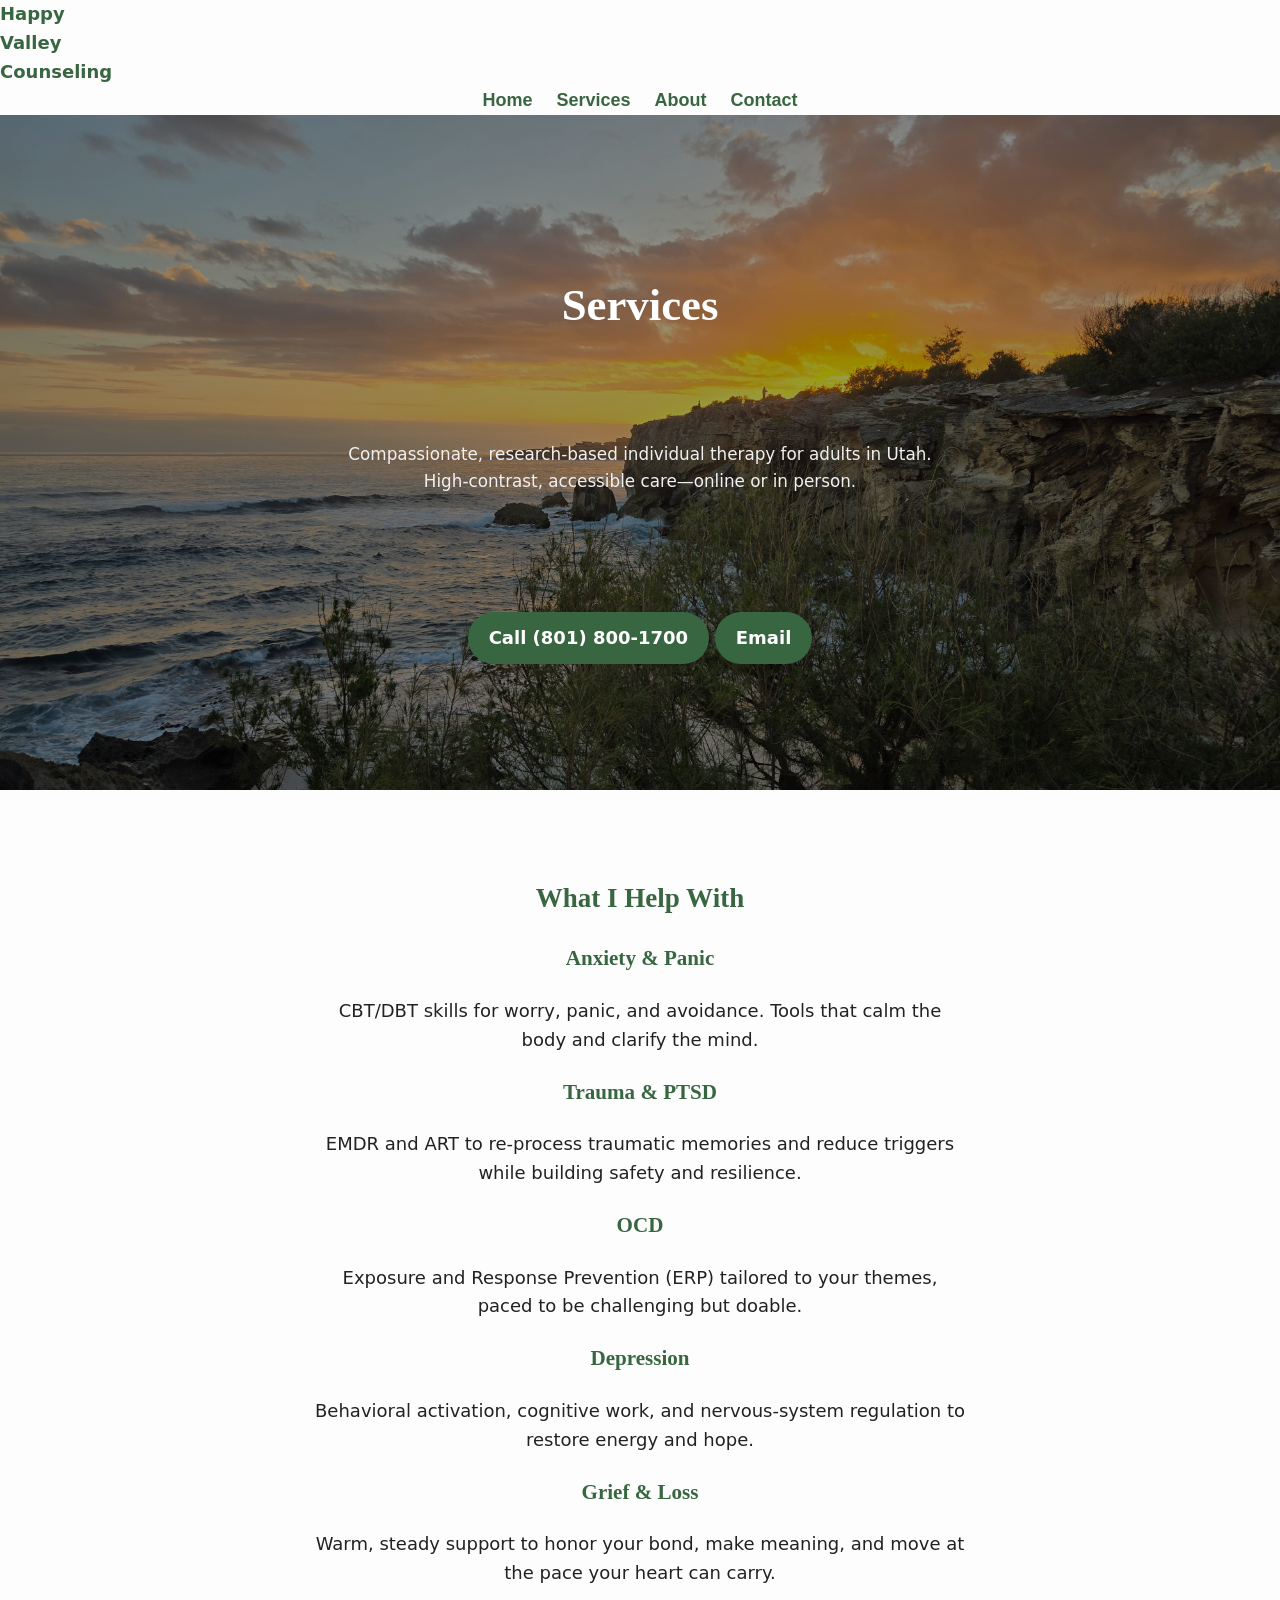
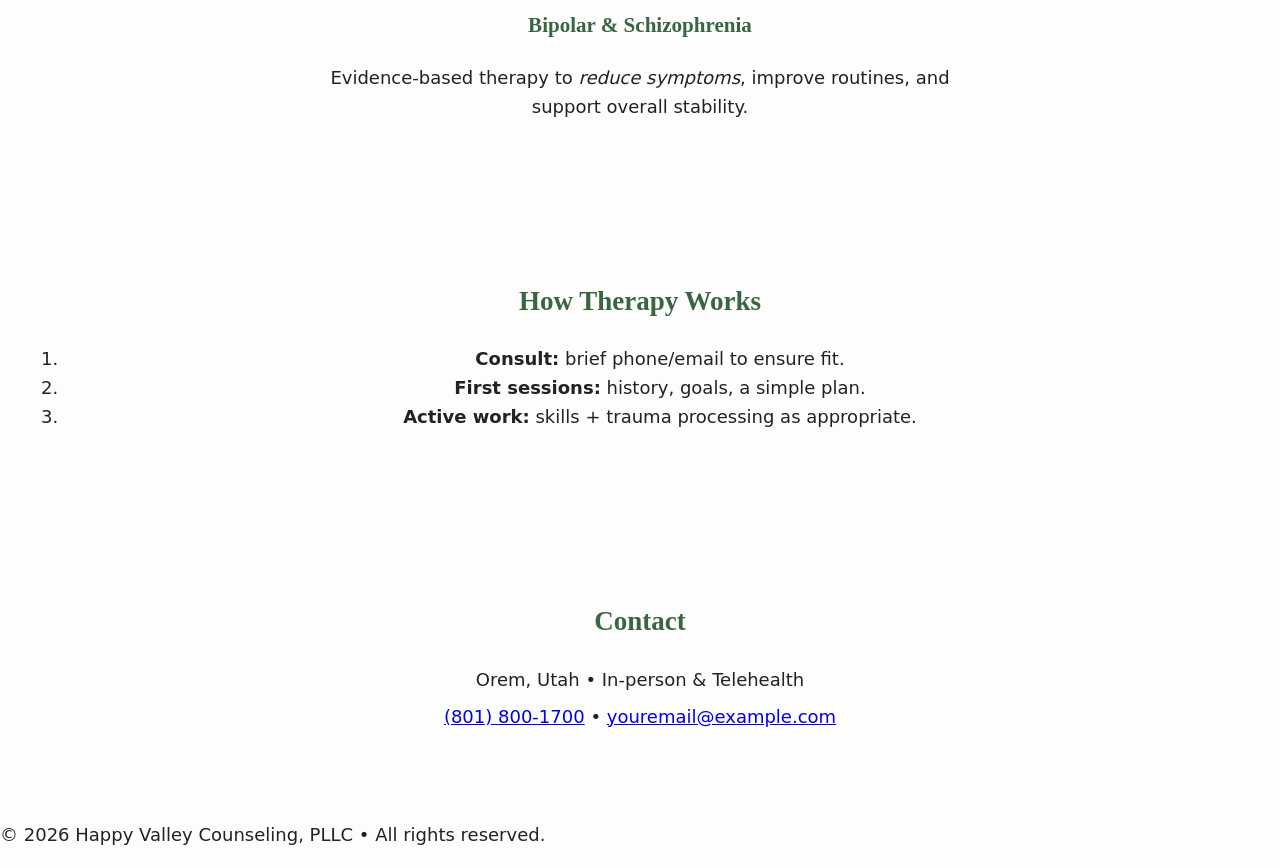
<file: services.html>
<!DOCTYPE html>
<html lang="en">
<head>
  <meta charset="UTF-8" />
  <meta name="viewport" content="width=device-width, initial-scale=1" />
  <title>Services | Happy Valley Counseling, PLLC</title>
  <meta name="description" content="Research-based individual therapy for adults in Orem, Utah: anxiety, trauma (EMDR/ART), OCD (ERP), depression, grief, bipolar & schizophrenia symptom management." />
  <link rel="canonical" href="https://yourusername.github.io/happyvalley/services.html" />
  <link rel="stylesheet" href="styles.css" />
</head>
<body>
  <!-- Header (match the same header/nav from index.html) -->
  <header>
    <nav aria-label="Main">
      <a href="index.html" class="logo" aria-label="Happy Valley Counseling Home">Happy Valley Counseling</a>
      <button aria-label="Open menu" class="nav-toggle" aria-expanded="false"></button>
      <ul class="nav">
        <li><a href="index.html">Home</a></li>
        <li aria-current="page"><a href="services.html">Services</a></li>
        <li><a href="about.html">About</a></li> 
        <li><a href="#contact">Contact</a></li>
      </ul>
    </nav>
  </header>

  <main id="main" tabindex="-1">
    <section class="hero slim">
      <h1>Services</h1>
      <p>Compassionate, research-based individual therapy for adults in Utah. High-contrast, accessible care—online or in person.</p>
      <div class="actions">
        <a href="tel:18018001700" class="btn" aria-label="Call Happy Valley Counseling">Call (801) 800-1700</a>
        <a href="mailto:youremail@example.com" class="btn" aria-label="Email Happy Valley Counseling">Email</a>
      </div>
    </section>

    <section class="container">
      <h2>What I Help With</h2>
      <div class="grid services-grid">
        <article class="card">
          <h3>Anxiety & Panic</h3>
          <p>CBT/DBT skills for worry, panic, and avoidance. Tools that calm the body and clarify the mind.</p>
        </article>
        <article class="card">
          <h3>Trauma & PTSD</h3>
          <p>EMDR and ART to re-process traumatic memories and reduce triggers while building safety and resilience.</p>
        </article>
        <article class="card">
          <h3>OCD</h3>
          <p>Exposure and Response Prevention (ERP) tailored to your themes, paced to be challenging but doable.</p>
        </article>
        <article class="card">
          <h3>Depression</h3>
          <p>Behavioral activation, cognitive work, and nervous-system regulation to restore energy and hope.</p>
        </article>
        <article class="card">
          <h3>Grief & Loss</h3>
          <p>Warm, steady support to honor your bond, make meaning, and move at the pace your heart can carry.</p>
        </article>
        <article class="card">
          <h3>Bipolar & Schizophrenia</h3>
          <p>Evidence-based therapy to <em>reduce symptoms</em>, improve routines, and support overall stability.</p>
        </article>
      </div>
    </section>

    <section class="container">
      <h2>How Therapy Works</h2>
      <ol>
        <li><strong>Consult:</strong> brief phone/email to ensure fit.</li>
        <li><strong>First sessions:</strong> history, goals, a simple plan.</li>
        <li><strong>Active work:</strong> skills + trauma processing as appropriate.</li>
      </ol>
    </section>

    <section id="contact" class="container">
      <h2>Contact</h2>
      <p>Orem, Utah • In-person & Telehealth</p>
      <p><a href="tel:18018001700">(801) 800-1700</a> • <a href="mailto:youremail@example.com">youremail@example.com</a></p>
    </section>
  </main>

  <footer>
    <p>© <span id="year"></span> Happy Valley Counseling, PLLC • All rights reserved.</p>
  </footer>
  <script>
    document.getElementById('year').textContent = new Date().getFullYear();
  </script>
</body>
</html>
</file>
<file: styles.css>
:root {
    --green-700: #386641;
    /* deep evergreen */
    --green-500: #6b9080;
    /* sage banner */
    --green-300: #9cc5a1;
    /* light leaf */
    --purple-600: #6b56a3;
    /* primary accent */
    --purple-400: #9273cf;
    /* light accent */
    --ink-900: #222222;
    /* text */
    --paper-50: #fdfdfd;
    /* page bg */
    /* Tell browsers this site is light-mode only */
    color-scheme: light;
}

/* Hide visually but keep readable for screen readers (WCAG accessible) */
.visually-hidden {
    position: absolute !important;
    width: 1px;
    height: 1px;
    padding: 0;
    margin: -1px;
    overflow: hidden;
    clip: rect(0 0 0 0);
    white-space: nowrap;
    border: 0;
}



:root {
    /* ...your existing vars... */
    --header-offset: 84px;
    /* adjust if needed */
}

html {
    scroll-behavior: smooth;
}

/* reset / base */
* {
    box-sizing: border-box;
}

h1,
h2,
h3 {
    font-family: 'Playfair Display', serif;
    color: var(--green-700);
}

body {
    font-family: Lato, system-ui, -apple-system, sans-serif;
    color: var(--ink-900);
    background: var(--paper-50);
    margin: 0;
    line-height: 1.6;
}

/* Typographic rhythm and readability */
:root {
    --max-width: 70ch;
}

section p {
    max-width: var(--max-width);
}

/* Slightly larger default font on big screens */
@media (min-width: 1024px) {
    body {
        font-size: 18px;
    }
}

/* Improve link focus/hover contrast in header */
.site-header nav a {
    padding: .25rem .125rem;
    border-radius: .25rem;
}

.site-header nav a:focus,
.site-header nav a:hover {
    background: rgba(56, 102, 65, 0.08);
    text-decoration: none;
}

/* header */
.site-header {
    position: sticky;
    top: 0;
    z-index: 10;
    /* important for dropdown positioning */
    background: #fff;
    color: var(--green-700);
    padding: 0.8rem 2rem;
    display: grid;
    grid-template-columns: auto 1fr auto;
    /* logo | title | nav/button */
    align-items: center;
    gap: 0.75rem;
    border-bottom: 1px solid #ddd;
}

header h1 {
    margin: 0.5rem 0;
    font-size: 1.8rem;
    letter-spacing: 0.5px;
}

.logo {
    width: 84px;
    height: auto;
    display: block;
    margin: 0;
    border-radius: 0;
}

/* nav (desktop baseline) */
nav ul {
    list-style: none;
    padding: 0;
    margin: 0;
    display: flex;
    gap: 1.5rem;
    justify-content: center;
    font-family: 'Lato', sans-serif;
}

nav a {
    color: var(--green-700);
    text-decoration: none;
    font-weight: 600;
}

nav a:hover {
    text-decoration: underline;
}

/* images */
img {
    max-width: 100%;
    height: auto;
    border-radius: 10px;
}

/* ===== Happy Valley CTA buttons ===== */
.cta-group {
    display: grid;
    gap: .75rem;
    margin-top: 1.25rem;
}

/* Base button */
.btn {
    --brand: var(--green-700, #386641);
    --brand-600: #4c7a58;
    --on-brand: #ffffff;
    --surface: #f3f7f4;
    --border: rgba(0, 0, 0, .08);

    display: inline-flex;
    align-items: center;
    justify-content: center;
    gap: .5rem;
    padding: .95rem 1.25rem;
    border-radius: 9999px;
    /* pill shape */
    border: 1px solid transparent;
    font-weight: 600;
    line-height: 1.1;
    text-decoration: none;
    min-height: 48px;
    /* ≥ WCAG touch target */
    box-shadow: 0 2px 6px rgba(0, 0, 0, .08);
    transition: background-color .2s ease, border-color .2s ease, transform .06s ease;
    color: #fff;
    /* default text color; variants can override */
    background: var(--brand);
    /* default bg so old .btn uses primary look */
}

.btn:hover {
    transform: translateY(-1px);
}

.btn:focus-visible {
    outline: 3px solid #93c5aa;
    /* accessible focus ring */
    outline-offset: 2px;
}

@media (prefers-reduced-motion: reduce) {

    .btn,
    .btn:hover {
        transition: none;
        transform: none;
    }
}

/* Variants */
.btn-primary {
    background: var(--brand);
    color: var(--on-brand);
}

.btn-primary:hover {
    background: var(--brand-600);
}

.btn-primary-soft {
    background: #e8f0eb;
    color: var(--brand);
    border-color: #d7e4dc;
}

.btn-primary-soft:hover {
    background: #ddebe3;
}

.btn-outline {
    background: #fff;
    color: var(--brand);
    border-color: var(--brand);
}

.btn-outline:hover {
    background: var(--brand);
    color: #fff;
}

/* Icon sizing */
.btn .i {
    line-height: 0;
    font-size: 1.1em;
}

/* Desktop: place buttons side-by-side with wrapping */
@media (min-width: 700px) {
    .cta-group {
        grid-template-columns: repeat(3, minmax(0, 1fr));
    }
}





a:focus,
.btn:focus {
    outline: 3px solid var(--purple-400);
    outline-offset: 2px;
    border-radius: .4rem;
}

/* hero */
.hero {
    position: relative;
    min-height: 75vh;
    display: grid;
    place-items: center;
    text-align: center;
    color: white;
    background: url("images/sunset.jpg") center/cover no-repeat fixed;
    padding: 5rem 1rem;
}

.hero::before {
    content: "";
    position: absolute;
    inset: 0;
    background: rgba(0, 0, 0, 0.40);
}

/* === Rates & Insurance: page-specific hero === */
#rates-hero {
    background-image: url('/images/hero-rates.jpg');
    background-attachment: scroll;
    /* optional: avoid parallax here */
}


.hero>* {
    position: relative;
    z-index: 1;
}

.hero h1,
.hero h2 {
    font-family: 'Playfair Display', serif;
    font-size: clamp(1.8rem, 4vw, 2.8rem);
    line-height: 1.2;
    color: #fff;
    margin-bottom: 1rem;
}



.hero p {
    color: #f0f0f0;
    max-width: 600px;
    margin: 0 auto 1.5rem;
    font-size: 1.05rem;
}

/* translucent background behind hero text */
.hero-text {
    background: rgba(0, 0, 0, 0.45);
    /* 45% black */
    padding: 1.2rem 1.5rem;
    border-radius: 0.8rem;
    max-width: 700px;
    margin: 0 auto;
    box-shadow: 0 4px 12px rgba(0, 0, 0, 0.25);
}


.hero img {
    display: none;
}

/* sections */
section {
    padding: 4rem 1.5rem;
    text-align: center;
}

section h2 {
    color: var(--green-700);
    font-family: 'Playfair Display', serif;
}

section p {
    max-width: 650px;
    margin: 0.5rem auto;
}

/* Disable parallax on mobile/touch to prevent scroll jank */
@media (max-width: 1024px),
(pointer: coarse) {
    .hero {
        background-attachment: scroll !important;
        background-position: center;
        background-size: cover;
    }
}



/* mobile toggle button (hidden on desktop) */
.nav-toggle {
    display: none;
    background: #fff;
    border: 1px solid #ddd;
    border-radius: .5rem;
    padding: .4rem .6rem;
    font-size: 1.1rem;
    line-height: 1;
    color: var(--green-700);
    cursor: pointer;
}

/* subtle shadow when scrolling */
.site-header.scrolled {
    box-shadow: 0 2px 6px rgba(0, 0, 0, 0.08);
    transition: box-shadow 0.3s ease;
}

/* smaller title on very small phones */
@media (max-width: 600px) {
    header h1 {
        font-size: 1rem;
        line-height: 1.1;
    }
}

/* MOBILE DROPDOWN (fade/slide) */
@media (max-width: 800px) {
    .nav-toggle {
        display: inline-block;
    }

    /* dropdown panel (always flex, visually collapsed) */
    .site-header nav ul {
        position: absolute;
        left: 0;
        right: 0;
        top: calc(100% + 1px);
        margin: 0;
        padding: .75rem 1rem;
        background: #fff;
        border-top: 1px solid #eee;
        display: flex;
        flex-direction: column;
        gap: .75rem;
        text-align: center;
        z-index: 9;

        /* hidden state */
        max-height: 0;
        opacity: 0;
        transform: translateY(-0.5rem);
        overflow: hidden;
        visibility: hidden;

        /* transitions */
        transition:
            max-height .25s ease,
            opacity .25s ease,
            transform .25s ease,
            visibility 0s linear .25s;
        /* delay hiding until fade finishes */
    }

    /* open state */
    .site-header.open nav ul {
        max-height: 240px;
        opacity: 1;
        transform: translateY(0);
        visibility: visible;
        transition:
            max-height .30s ease,
            opacity .30s ease,
            transform .30s ease,
            visibility 0s;
        /* show immediately */
    }

    /* bigger tap targets */
    nav a {
        padding: .5rem .25rem;
    }
}

/* ensure hero doesn’t get covered if menu drops */
@media (max-width: 800px) {
    .site-header.open+.hero {
        padding-top: 1rem;
    }
}

/* ===== Footer ===== */
.site-footer {
    background: #0f1a15;
    color: #e9f3ef;
    padding-top: 2rem;
    margin-top: 2rem;
}

.site-footer a {
    color: #cfe9df;
    text-decoration: none;
}

.site-footer a:hover {
    text-decoration: underline;
}

.footer-top {
    width: min(1100px, 92%);
    margin: 0 auto;
    display: grid;
    grid-template-columns: 1.2fr 1fr 1.2fr;
    gap: 1.5rem;
    align-items: start;
}

.footer-logo {
    width: 48px;
    height: auto;
    border-radius: 0;
    display: block;
    margin-bottom: .5rem;
}

.footer-name {
    margin: 0;
    font-weight: 700;
}

.footer-tag {
    margin: .25rem 0 0;
    opacity: .9;
}

.footer-nav ul {
    list-style: none;
    margin: 0;
    padding: 0;
    display: grid;
    gap: .5rem;
}

.footer-nav a {
    font-weight: 600;
}

.footer-contact p {
    margin: .25rem 0;
}

.footer-social {
    margin-top: .5rem;
}




.footer-bottom {
    border-top: 1px solid rgba(255, 255, 255, .12);
    margin-top: 1.5rem;
    padding: .75rem 0;
    text-align: center;
    font-size: .95rem;
}

.footer-bottom a {
    color: #d7f3ea;
}

/* Improved keyboard focus visibility in the footer */
.site-footer a:focus-visible {
    outline: 3px solid #93c5aa;
    /* soft green ring that meets WCAG */
    outline-offset: 2px;
    border-radius: .35rem;
    text-decoration: none;
    /* avoid double underline on focus */
}

/* Visually indicate the current page link in header and footer */
nav a[aria-current="page"],
.footer-nav a[aria-current="page"] {
    text-decoration: underline;
    text-underline-offset: 3px;
    text-decoration-thickness: 2px;
}

/* Keep footer bottom text aligned with the top grid */
.footer-bottom>p {
    width: min(1100px, 92%);
    margin: 0 auto;
}

/* Mobile footer layout */
@media (max-width: 800px) {
    .footer-top {
        grid-template-columns: 1fr;
        gap: 1rem;
    }

    .footer-nav ul {
        justify-items: center;
    }

    .footer-bottom {
        font-size: .9rem;
    }
}

.pllc {
    font-size: 0.7em;
    font-weight: 400;
    letter-spacing: 0.05em;
    opacity: 0.85;
}

/* Special styling for map link in footer contact info */

.footer-contact a[href*="maps"] {
    color: #cfe9df;
    /* same as other footer links */
    text-decoration: underline;
}

.footer-contact a[href*="maps"]:hover {
    color: #ffffff;
}

/* Style for the 'Copy email address' link */
#copy-email {
    color: #cfe9df;
    text-decoration: underline;
    cursor: pointer;
}

#copy-email:hover {
    color: #ffffff;
}


/* ===== Therapy Services: compact cards (title → image → text) ===== */
.services .section-hero {
    background: linear-gradient(to bottom right, var(--green-700), var(--green-500));
    color: #fff;
    padding: 2.5rem 1.25rem;
    text-align: center;
    border-radius: 0.8rem;
    margin: 0 auto 1.5rem;
    width: min(1100px, 92%);
}

.services .section-hero h2 {
    color: #fff;
    margin: 0 0 .4rem;
    font-size: clamp(1.7rem, 3vw, 2.2rem);
}

.services .section-hero p {
    margin: 0;
    opacity: .95;
}

.service-grid {
    width: min(1100px, 92%);
    margin: 0 auto;
    display: grid;
    gap: 1.25rem;
    grid-template-columns: repeat(3, 1fr);
}

@media (max-width: 1000px) {
    .service-grid {
        grid-template-columns: repeat(2, 1fr);
    }
}

@media (max-width: 640px) {
    .service-grid {
        grid-template-columns: 1fr;
    }
}

.service-card {
    background: #fff;
    border-radius: 0.8rem;
    box-shadow: 0 2px 6px rgba(0, 0, 0, .06);
    padding: 1rem 1rem 1.1rem;
    text-align: left;
}

.service-card h3 {
    margin: 0 0 .5rem;
    font-size: 1.15rem;
    color: var(--green-700);
    line-height: 1.25;
}

.service-card img {
    width: 100%;
    height: 160px;
    /* ← change to 140px or 120px if you want smaller */
    object-fit: cover;
    border-radius: 0.6rem;
    margin: 0.25rem 0 0.6rem;
}

.service-card p {
    margin: 0;
    font-size: 0.98rem;
    line-height: 1.55;
    color: var(--ink-900);
}

/* ===== Therapist Bio Page ===== */

/* Center the family photo caption */
.photo-caption {
    text-align: center;
    margin-top: 0.5rem;
    color: #444;
    font-size: 0.95rem;
}

/* Therapist Bio layout polish */
#therapist-bio {
    background-color: #f8f9f8;
    /* soft neutral backdrop for calm contrast */
    padding: 3rem 1rem;
    text-align: center;
}

.bio-wrap {
    display: flex;
    flex-direction: column;
    align-items: center;
    gap: 1.5rem;
    max-width: 900px;
    margin: 0 auto;
}



.bio-text {
    text-align: left;
    line-height: 1.7;
    font-size: 0.97rem;
    color: #333;
}

.bio-photo {
    width: 360px;
    /* desktop size */
    max-width: 100%;
    /* keeps it responsive if container is smaller */
    height: auto;
    border-radius: 0.6rem;
    box-shadow: 0 2px 10px rgba(0, 0, 0, 0.08);
}



/* spacing between therapist and family photo */
.family-photo {
    margin-top: 2rem;
    border-radius: 0.6rem;
    box-shadow: 0 2px 10px rgba(0, 0, 0, 0.08);

    width: 100%;
    /* ⬅️ override the 360px from .bio-photo */
    max-width: 550px;
    /* ⬅️ controls how big it can get overall */

    display: block;
    margin-left: auto;
    margin-right: auto;
}


/* responsive tweaks for smaller screens */
@media (max-width: 600px) {
    .bio-text {
        font-size: 0.95rem;
    }

    .bio-photo {
        max-width: 180px;
    }
}

/* Keep anchored sections from hiding under the sticky header */
section[id] {
    scroll-margin-top: var(--header-offset);
}

/* Give a little more room on small screens if the header stacks */
@media (max-width: 600px) {
    :root {
        --header-offset: 96px;
    }
}

/* ---------- Rates & Insurance Page ---------- */


.split-section {
    display: flex;
    flex-wrap: wrap;
    align-items: center;
    padding: 4rem 2rem;
    gap: 2rem;
}

.split-section.alt {
    background-color: #f7f8f7;
}

/* Remove bullet points in the Insurance section */
#insurance ul {
    list-style: none;
    padding-left: 0;
    margin-left: 0;
}

#insurance li {
    margin: 0.25rem 0;
    /* optional spacing */
}

.split-image {
    flex: 1 1 45%;
    border-radius: 1rem;
    max-height: 400px;
    object-fit: cover;
}

.split-text {
    flex: 1 1 45%;
    color: #222;
    line-height: 1.6;
}

.split-text h2 {
    color: #386641;
    margin-bottom: 1rem;
}

/* Buttons */
/* Buttons (scoped to Rates page sections so they don't override global .btn) */
.split-section .btn,
.closing-cta .btn {
    background-color: #386641;
    color: #fff;
    padding: 0.75rem 1.5rem;
    border-radius: 0.5rem;
    text-decoration: none;
    font-weight: 600;
}

.split-section .btn:hover,
.closing-cta .btn:hover {
    background-color: #6b9080;
}


/* Responsive layout */
@media (max-width: 768px) {
    .split-section {
        flex-direction: column;
    }

    .split-image,
    .split-text {
        flex: 1 1 100%;
    }
}



#rates-hero h1 {
    display: block;
    margin-bottom: 1rem;
}

#rates-hero .hero-text {
    display: block;
    margin: 0 auto 1.5rem;
    max-width: 60ch;
}




/* === CTA faint background image === */
.closing-cta {
    position: relative;
    text-align: center;
    padding: 4rem 1.5rem;
    background-color: #fdfdfd;
    /* fallback color */
    color: #222;
    overflow: hidden;
    /* keeps overlay inside section */
}

.closing-cta::before {
    content: "";
    position: absolute;
    inset: 0;
    background: url('/images/private-pay.jpg') center/cover no-repeat;
    opacity: 0.25;
    /* 25% opacity */
    z-index: 0;
}

.closing-cta .closing-box {
    position: relative;
    z-index: 1;
    /* keeps text above faint image */
    background: rgba(255, 255, 255, 0.75);
    /* soft white layer for contrast */
    padding: 2rem;
    border-radius: 0.8rem;
    display: inline-block;
    max-width: 700px;
    margin: 0 auto;
    box-shadow: 0 2px 8px rgba(0, 0, 0, 0.06);
}

/* Full-width soft lavender background for In-Network section */
.purple-tint {
    background: linear-gradient(to bottom,
            rgba(222, 210, 240, 0.25) 0%,
            rgba(247, 240, 255, 0.45) 100%);
    padding: 4rem 2rem;
    color: var(--green-700);
}

.purple-tint p {
    color: #222;
    /* or var(--ink-900) if you prefer your main text color */
}

/* In-Network section text styling */
.purple-tint p,
.purple-tint ul,
.purple-tint li {
    color: #111;
    /* deep near-black text */
}

.purple-tint ul li {
    font-weight: 800;
    /* extra-bold for maximum clarity */
}

/* ===== What Therapy Feels Like – faint background ===== */
#what-therapy-feels-like {
    position: relative;
    overflow: hidden;
    /* keeps the faint background inside */
}

#what-therapy-feels-like::before {
    content: "";
    position: absolute;
    inset: 0;
    background: url('/images/sunset-diff.jpg') center / cover no-repeat;
    opacity: 0.15;
    /* soft faint effect */
    z-index: 0;
}



#what-therapy-feels-like .therapy-feels-content {
    position: relative;
    z-index: 1;
    /* keeps text above the faint background */
}








/* ===== Global Dark Mode ===== */
@media (prefers-color-scheme: dark) {

    /* --- palette (uses your existing greens, with safe fallbacks) --- */
    :root {
        --paper-50: #0e1412;
        /* page background */
        --ink-900: #f3f8f6;
        /* primary text */
        --surface: #121a17;
        /* card/section surface */
        --muted: #cfe9df;
        /* link/subtext */
        --border: #2a3a33;
        /* subtle borders */
        /* if you already have --green-700 etc., keep them; otherwise these are fine */
        --green-700: #386641;
        --green-500: #6b9080;
    }

    /* Page + default text */
    html,
    body {
        background-color: var(--paper-50) !important;
        color: var(--ink-900) !important;
    }

    /* Header / nav */
    .site-header {
        background: #101813;
        border-bottom: 1px solid #1e2a25;
    }

    .site-header a {
        color: var(--muted);
    }

    .site-header nav a:focus,
    .site-header nav a:hover {
        background: rgba(255, 255, 255, 0.08);
    }

    /* Hero (keep image visible but text readable) */
    .hero {
        color: var(--ink-900);
    }

    .hero::before {
        background: rgba(0, 0, 0, 0.5) !important;
    }

    /* stronger overlay in dark */

    /* Generic sections + common surfaces */
    section,
    .card,
    .service-card,
    .service-item,
    .rates-card,
    .bio-wrap,
    .cta-strip,
    .panel,
    .feature {
        background: var(--surface);
        color: var(--ink-900);
        border: 1px solid var(--border);
    }

    /* Headings, paragraphs, lists in cards/sections */
    section h1,
    section h2,
    section h3,
    .card h1,
    .card h2,
    .card h3,
    .service-card h2,
    .service-card h3,
    .rates-card h2,
    .rates-card h3 {
        color: var(--ink-900);
    }

    section p,
    section li,
    .card p,
    .card li,
    .service-card p,
    .service-card li,
    .rates-card p,
    .rates-card li {
        color: var(--ink-900);
    }

    /* Links */
    a {
        color: var(--muted);
    }

    a:hover,
    a:focus {
        color: #ffffff;
        text-decoration: underline;
    }

    /* Buttons */
    .btn,
    .btn-primary,
    .schedule-btn {
        background: var(--green-700);
        color: #ffffff;
        border: 1px solid #2b4a39;
    }

    .btn:hover,
    .btn:focus,
    .btn-primary:hover,
    .btn-primary:focus,
    .schedule-btn:hover,
    .schedule-btn:focus {
        filter: brightness(1.1);
    }

    /* Forms (if present) */
    input,
    textarea,
    select {
        background: #0f1714;
        color: var(--ink-900);
        border: 1px solid var(--border);
    }

    input::placeholder,
    textarea::placeholder {
        color: #a7c7bc;
    }

    /* Footer */
    .site-footer {
        background: #0b1411;
        color: #e7f2ee;
    }

    .footer-bottom {
        border-top: 1px solid rgba(255, 255, 255, .14);
    }

    .footer-nav a,
    .footer-contact a,
    .footer-contact a[href*="maps"] {
        color: var(--muted);
    }

    .footer-contact a[href*="maps"]:hover {
        color: #ffffff;
    }

    /* Lists: make bullets visible if you use inside bullets */
    li::marker {
        color: #8bd4b5;
    }
}

/* Add breathing room between hero heading and subheading */
.hero h1 {
    margin-bottom: 1rem;
}

/* Add space between the subheading and buttons in the hero */
.hero .hero-text {
    margin-bottom: 1.5rem;
}
</file>
